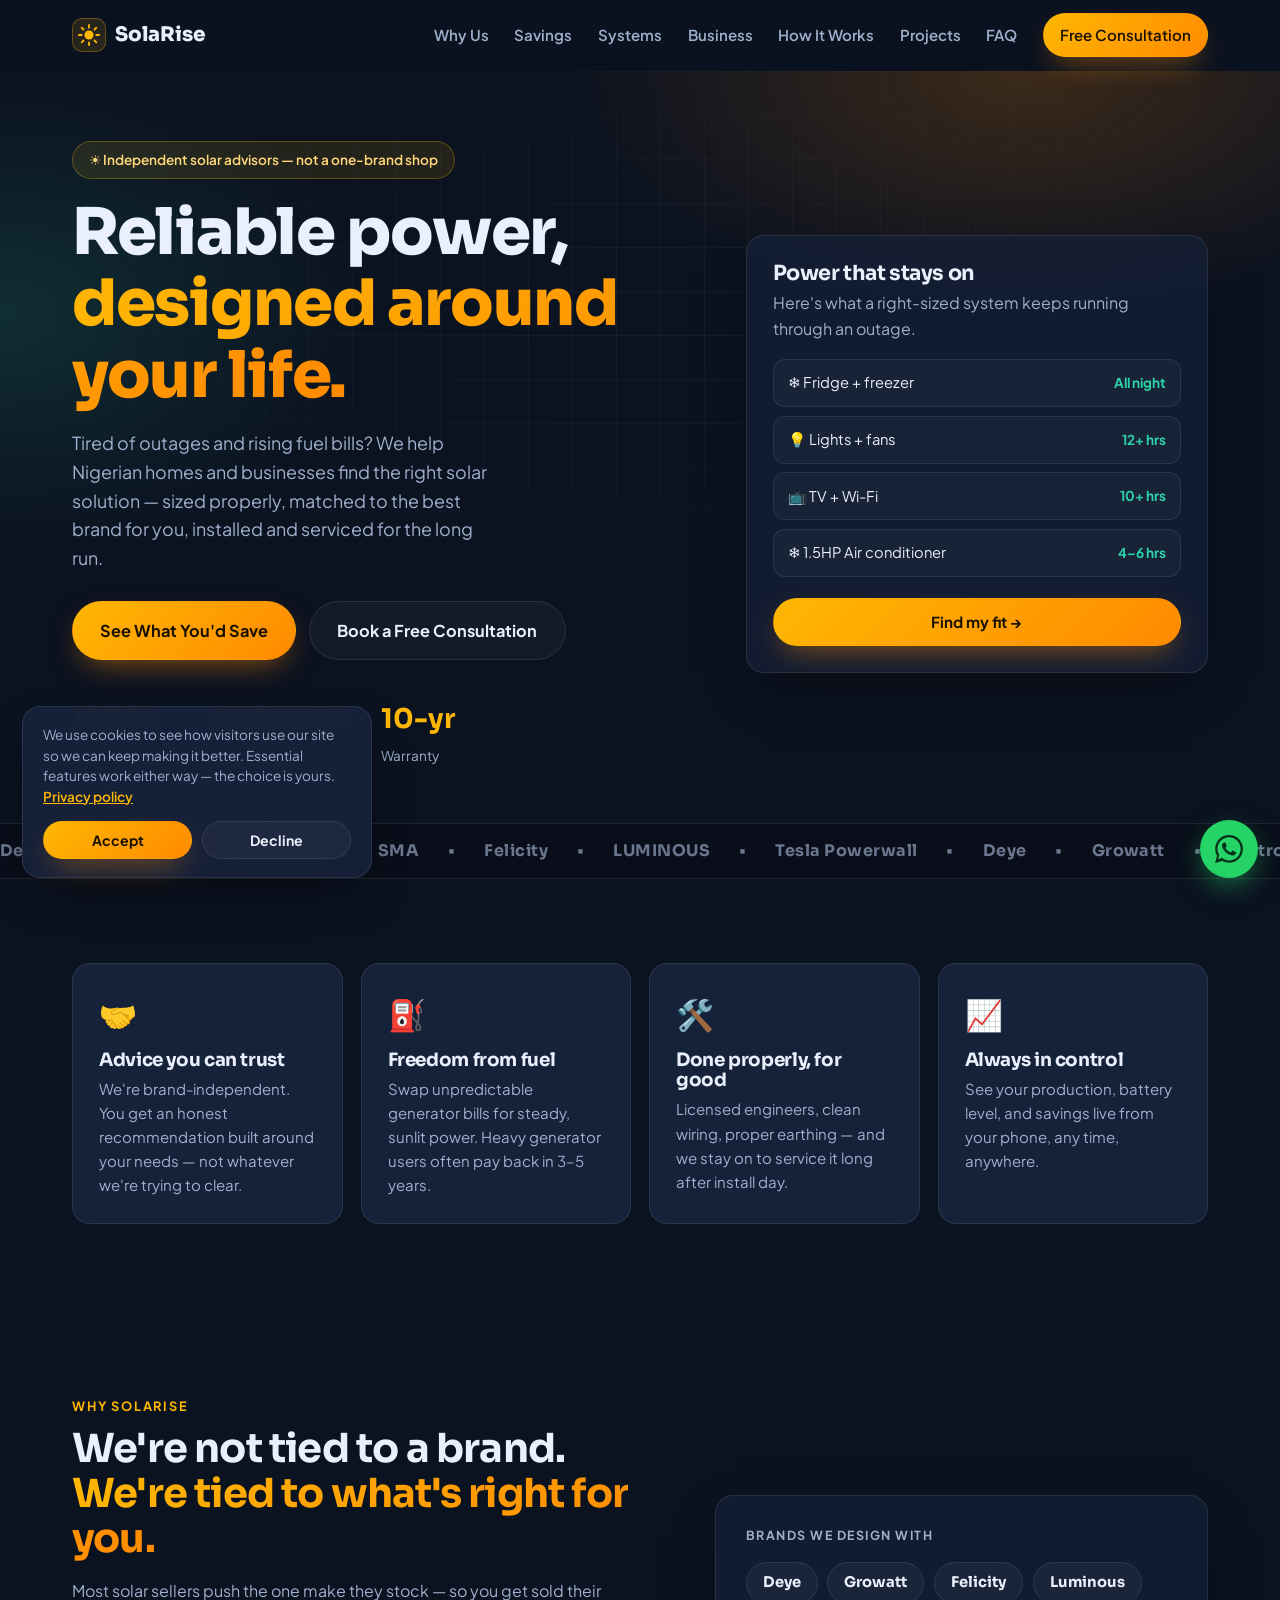
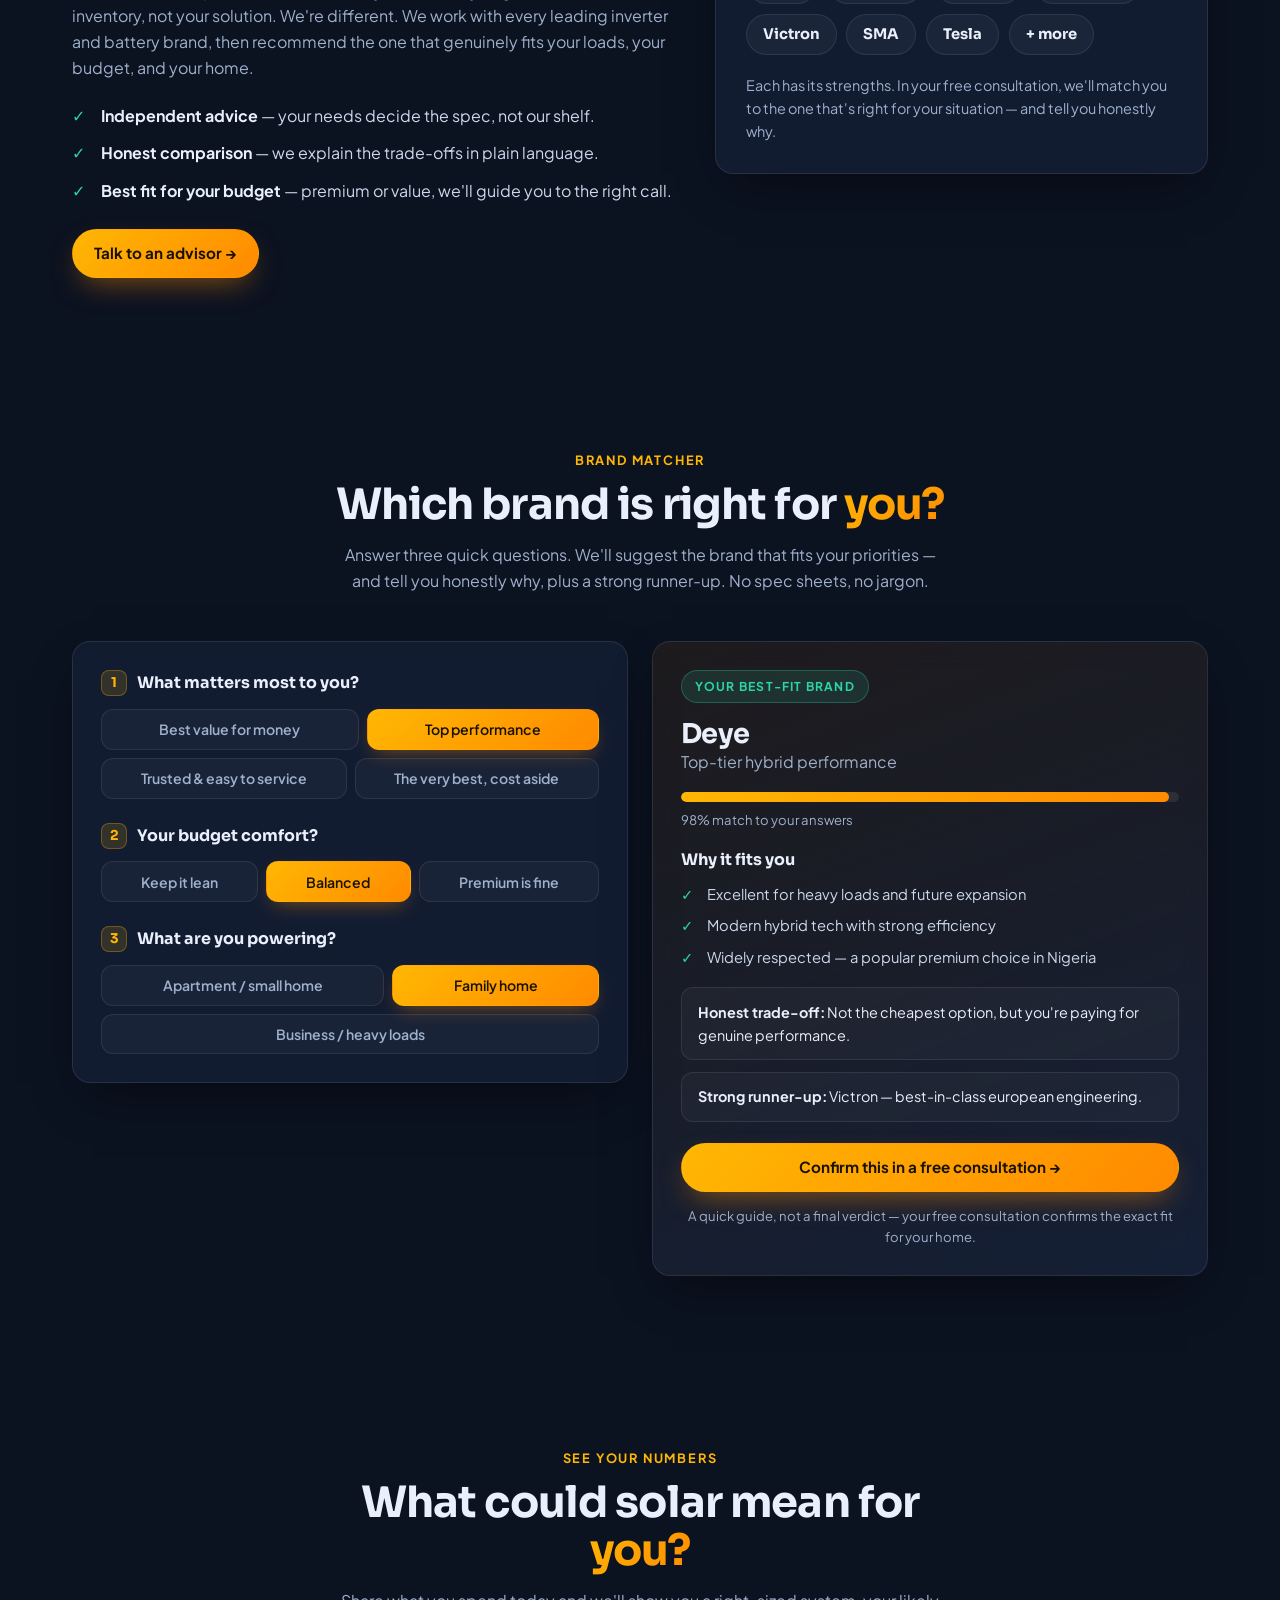
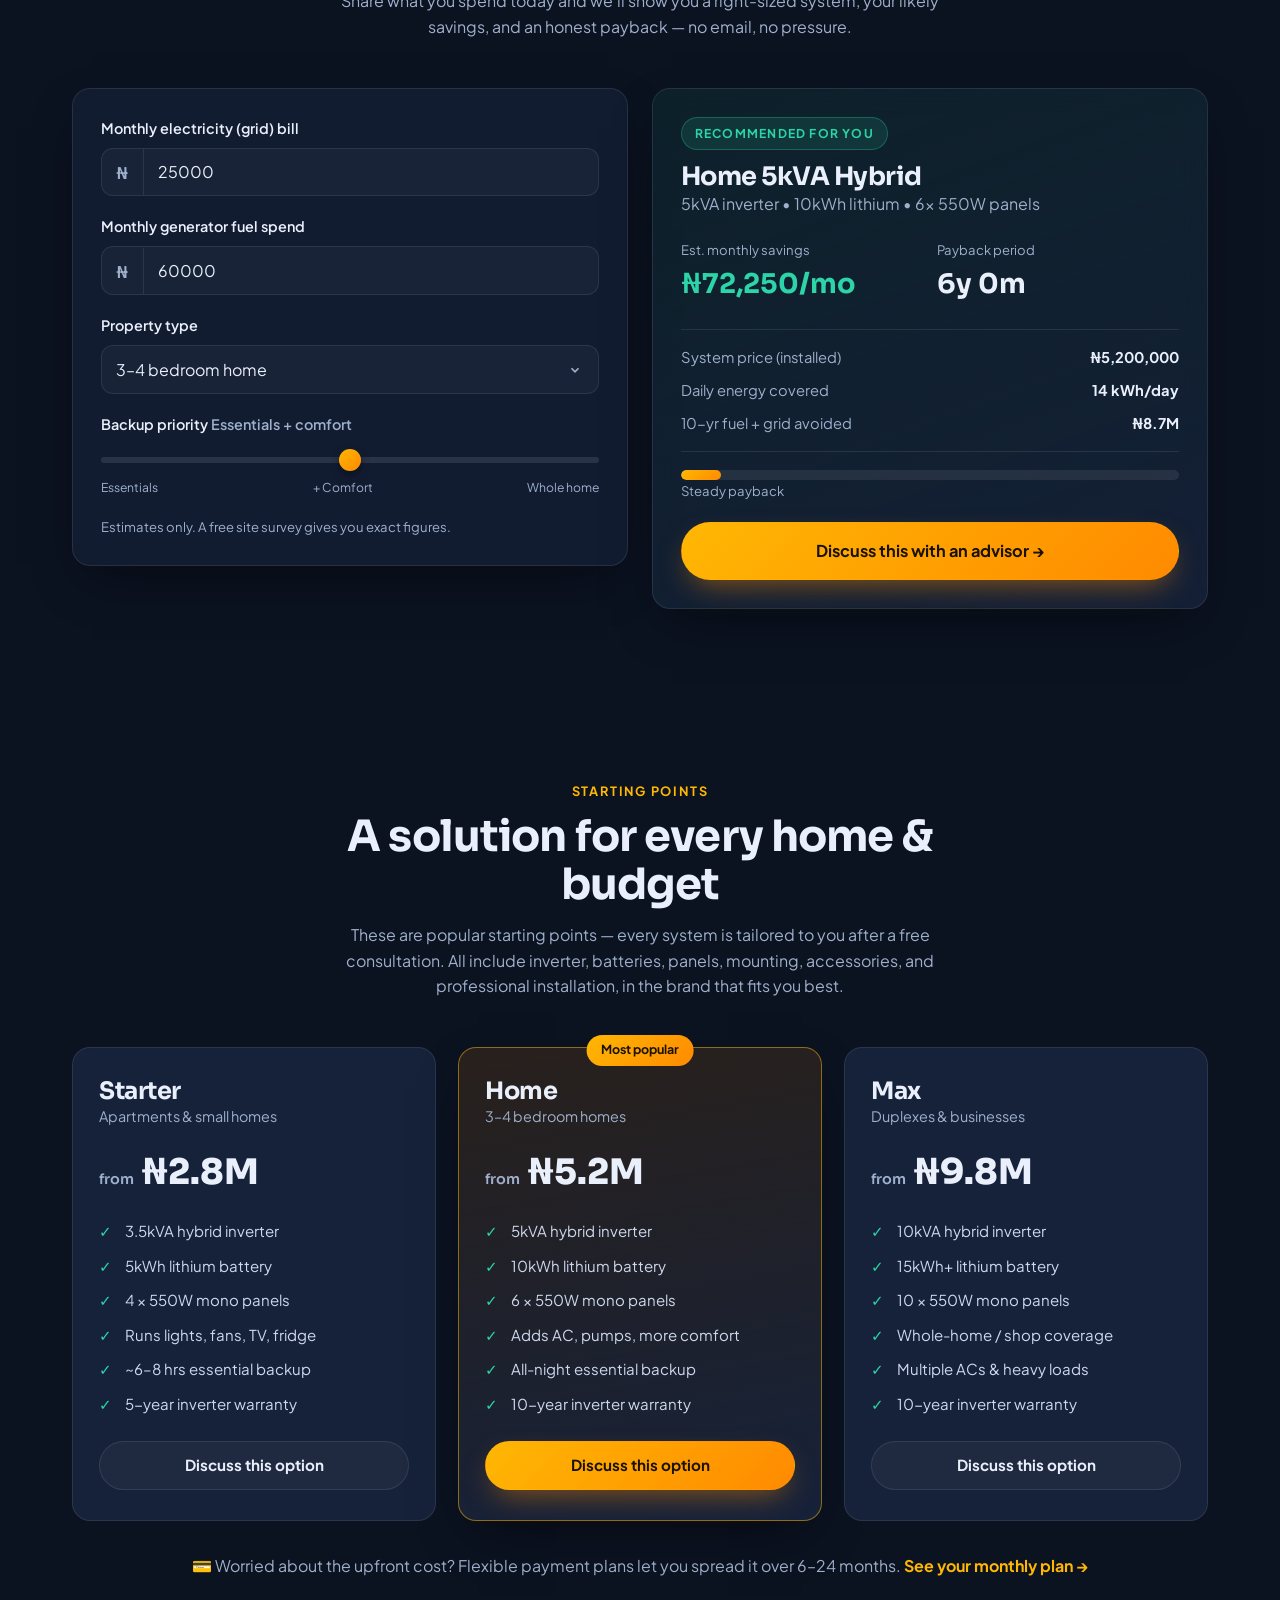
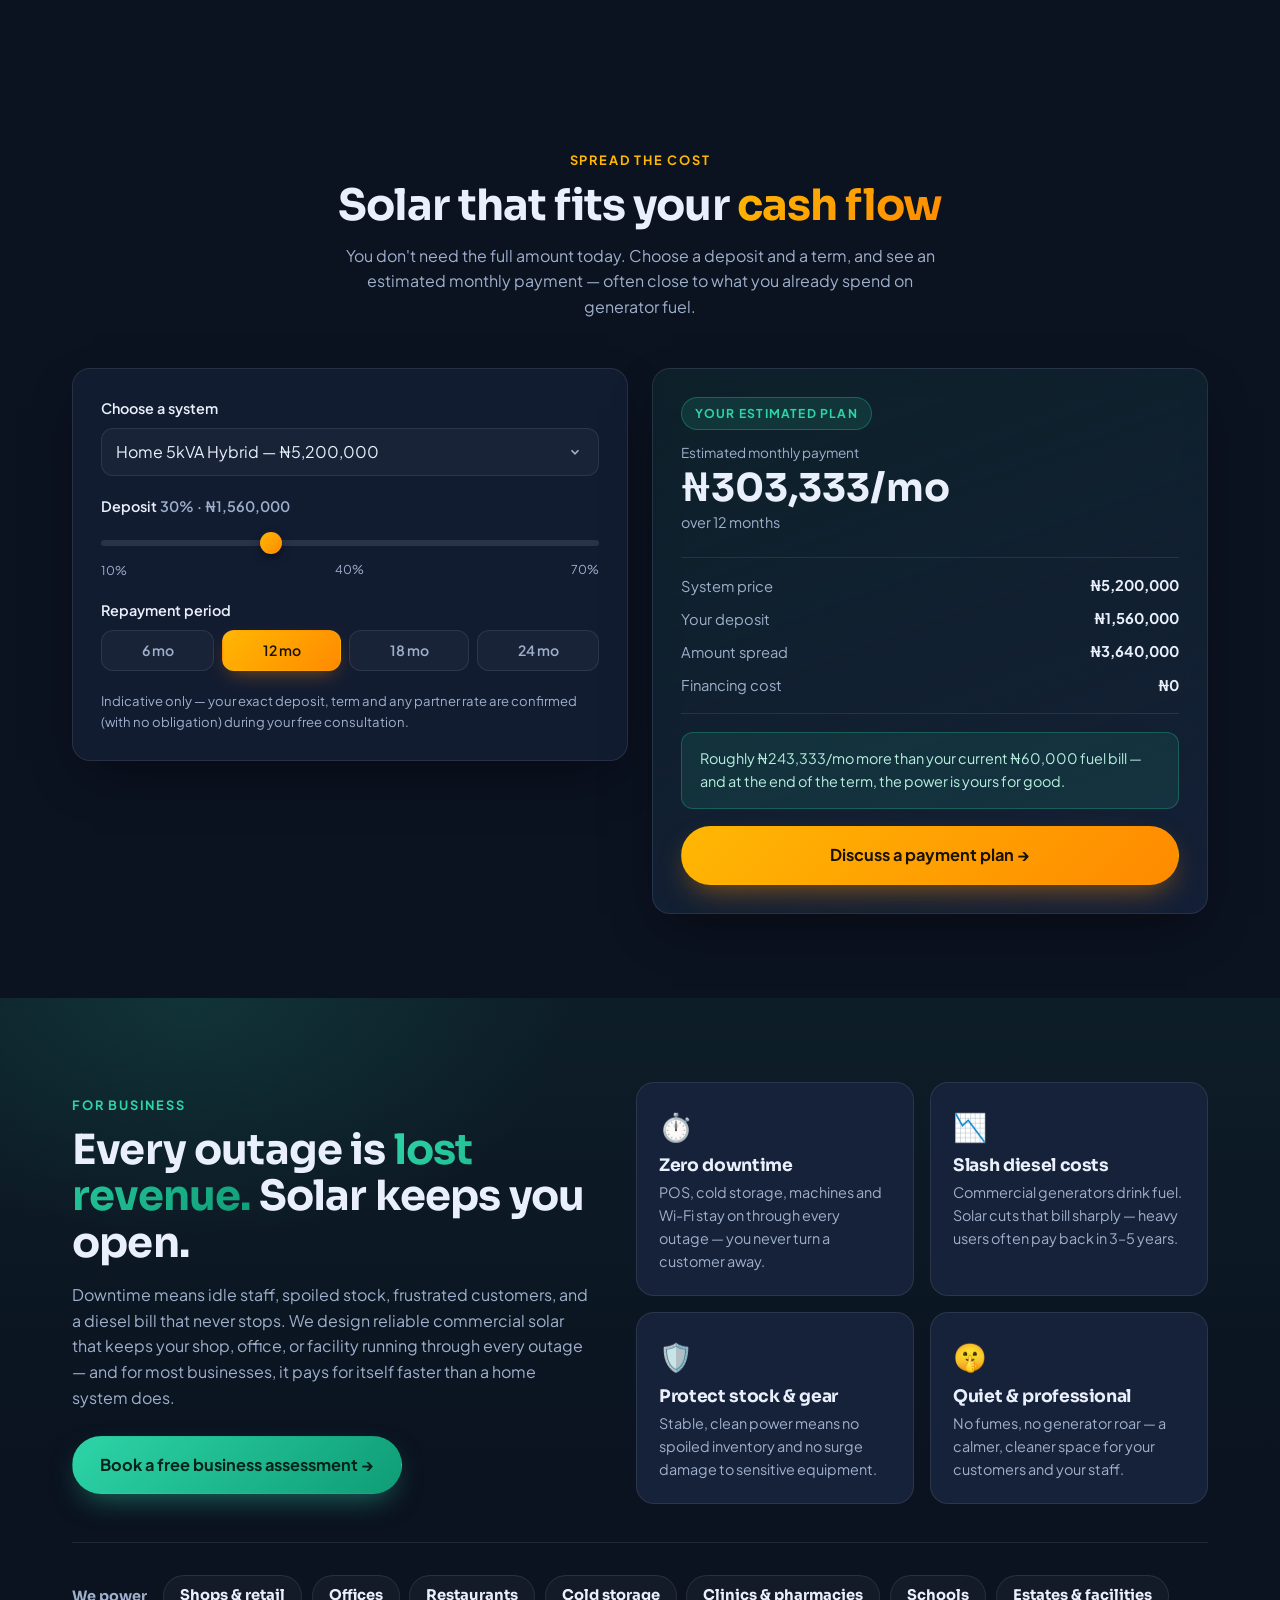
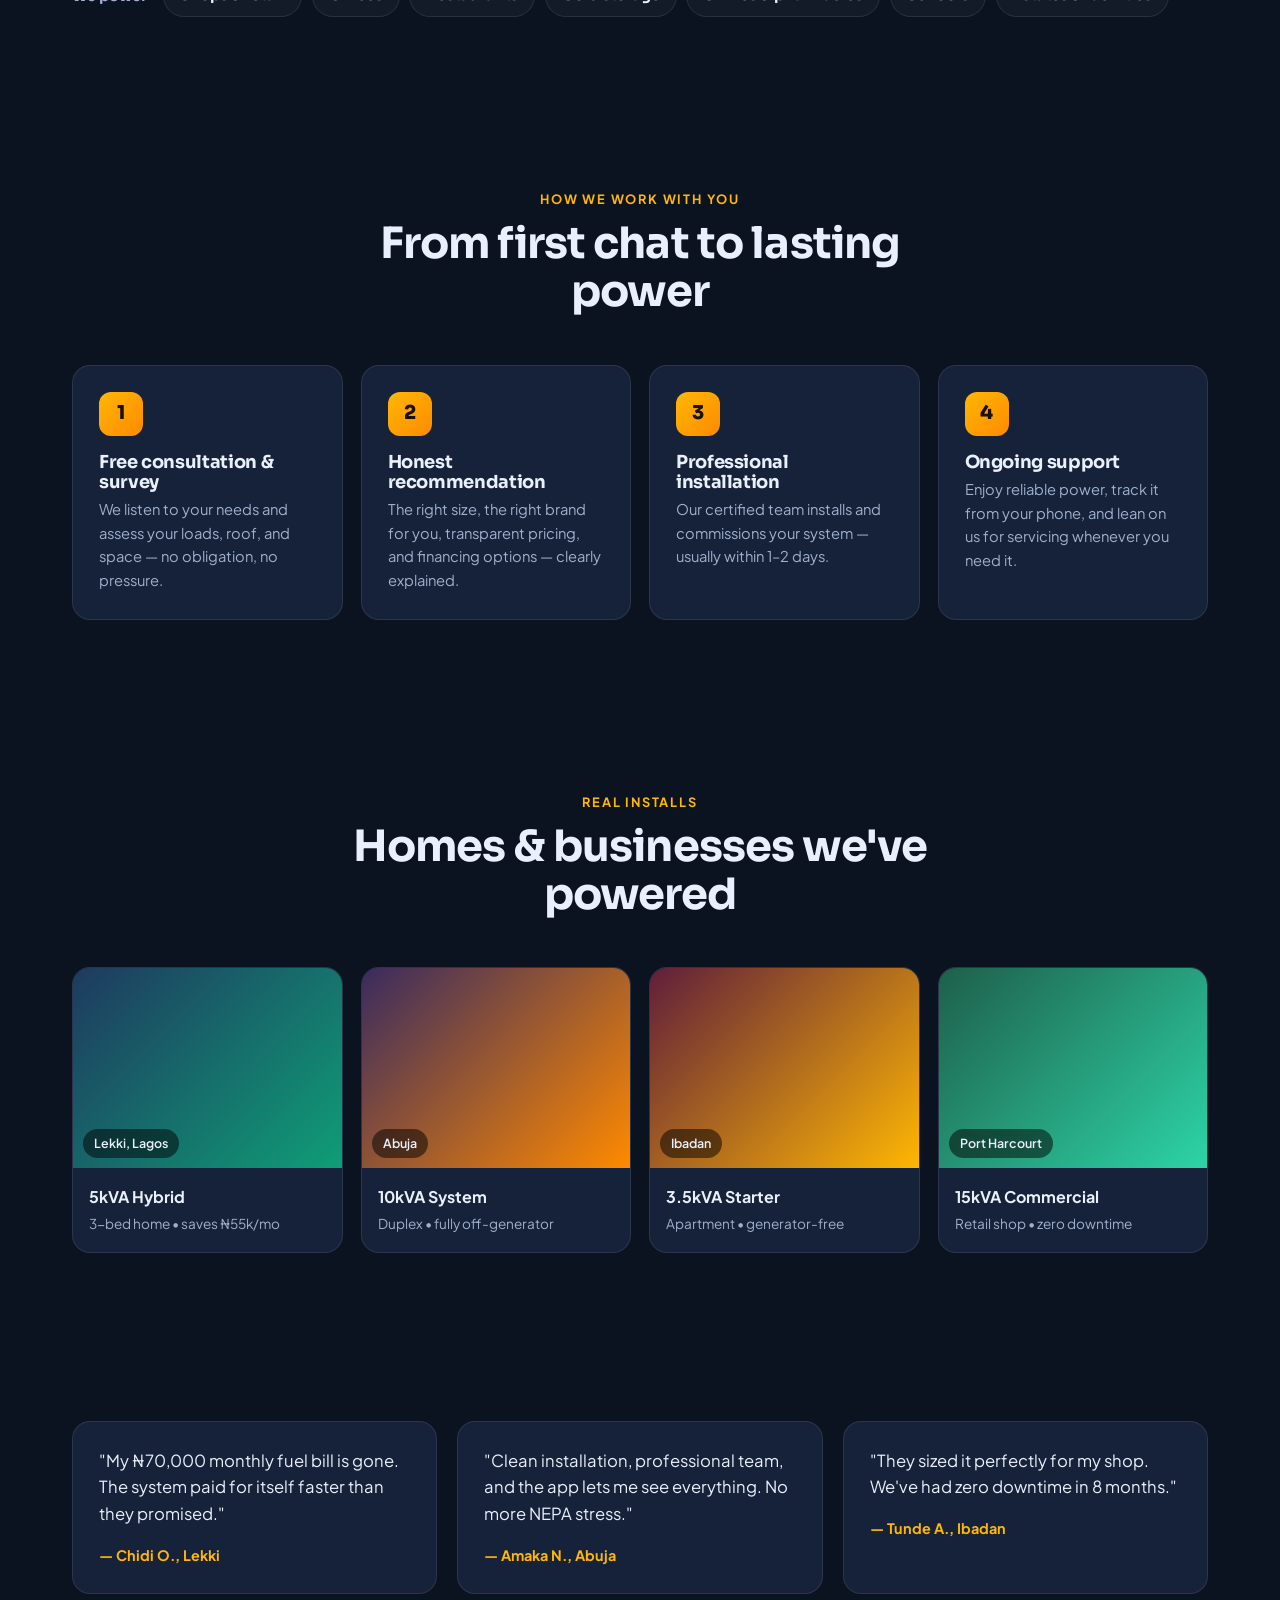
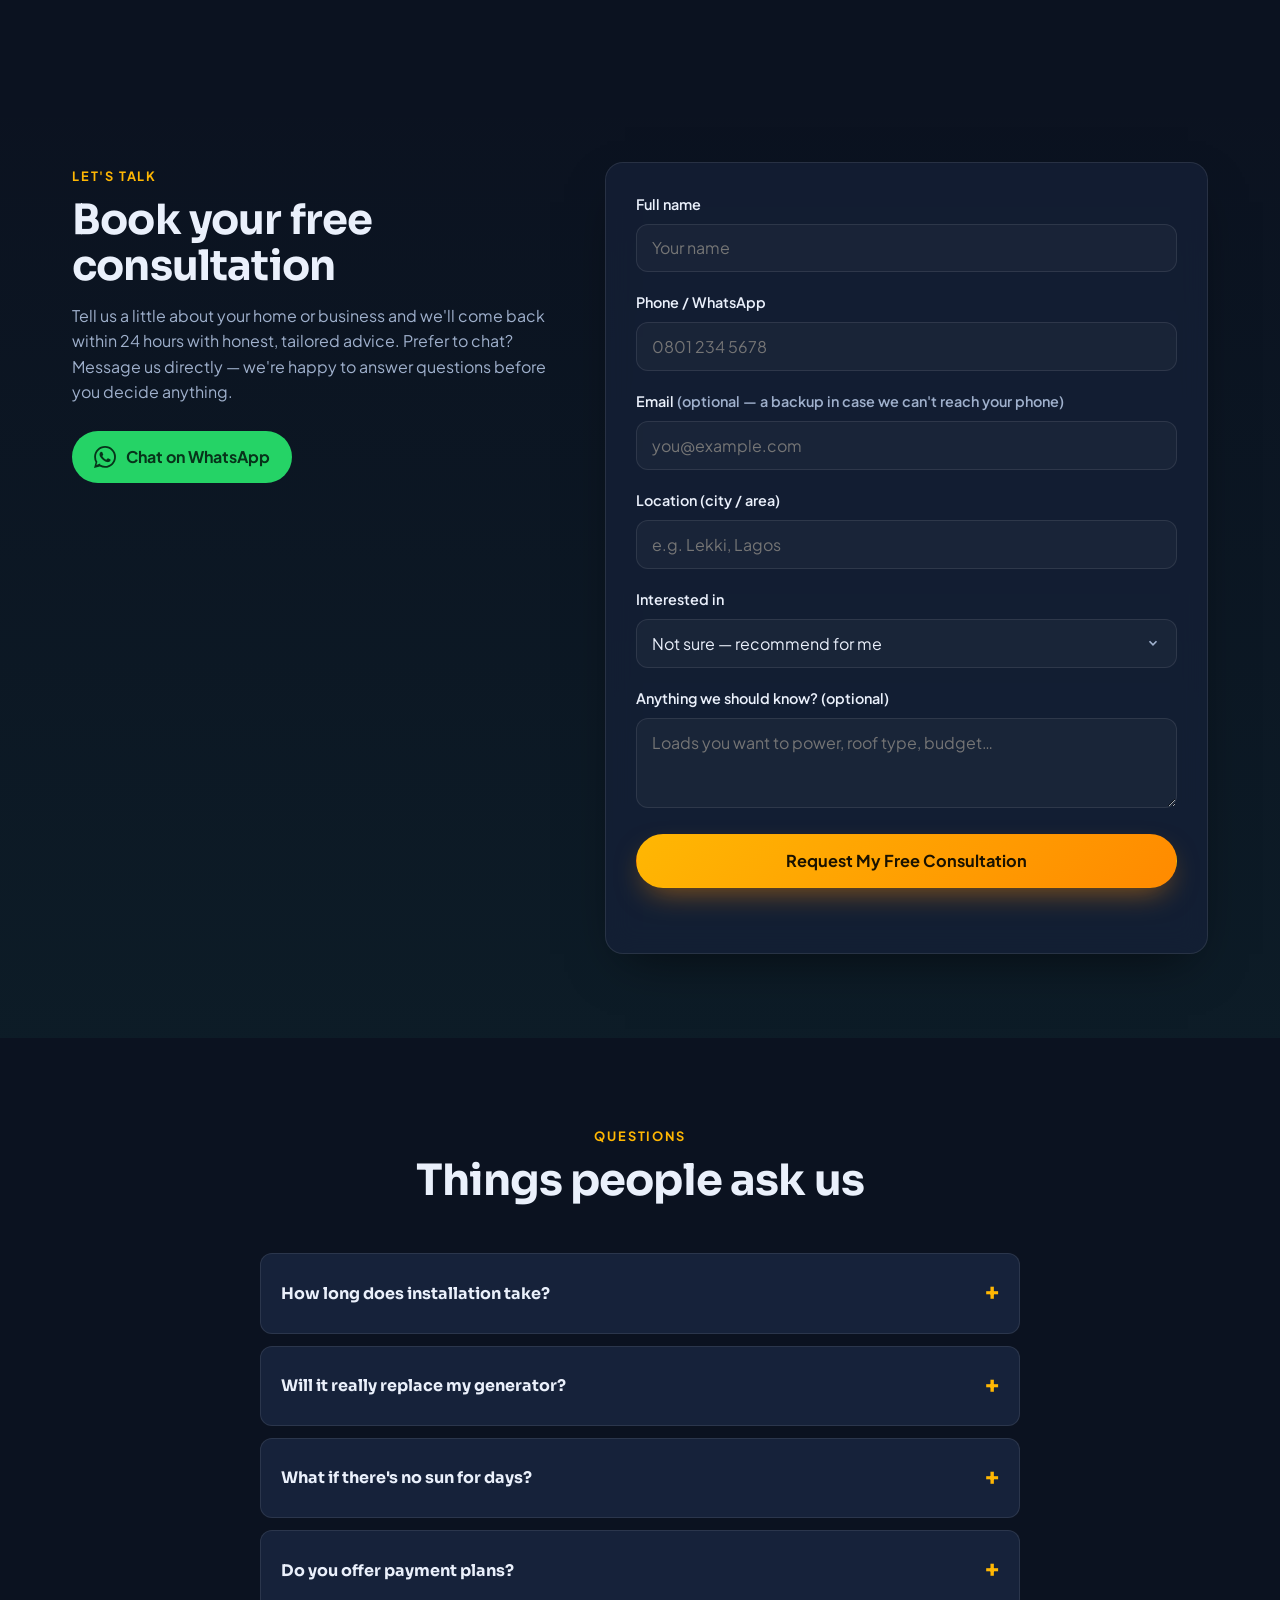
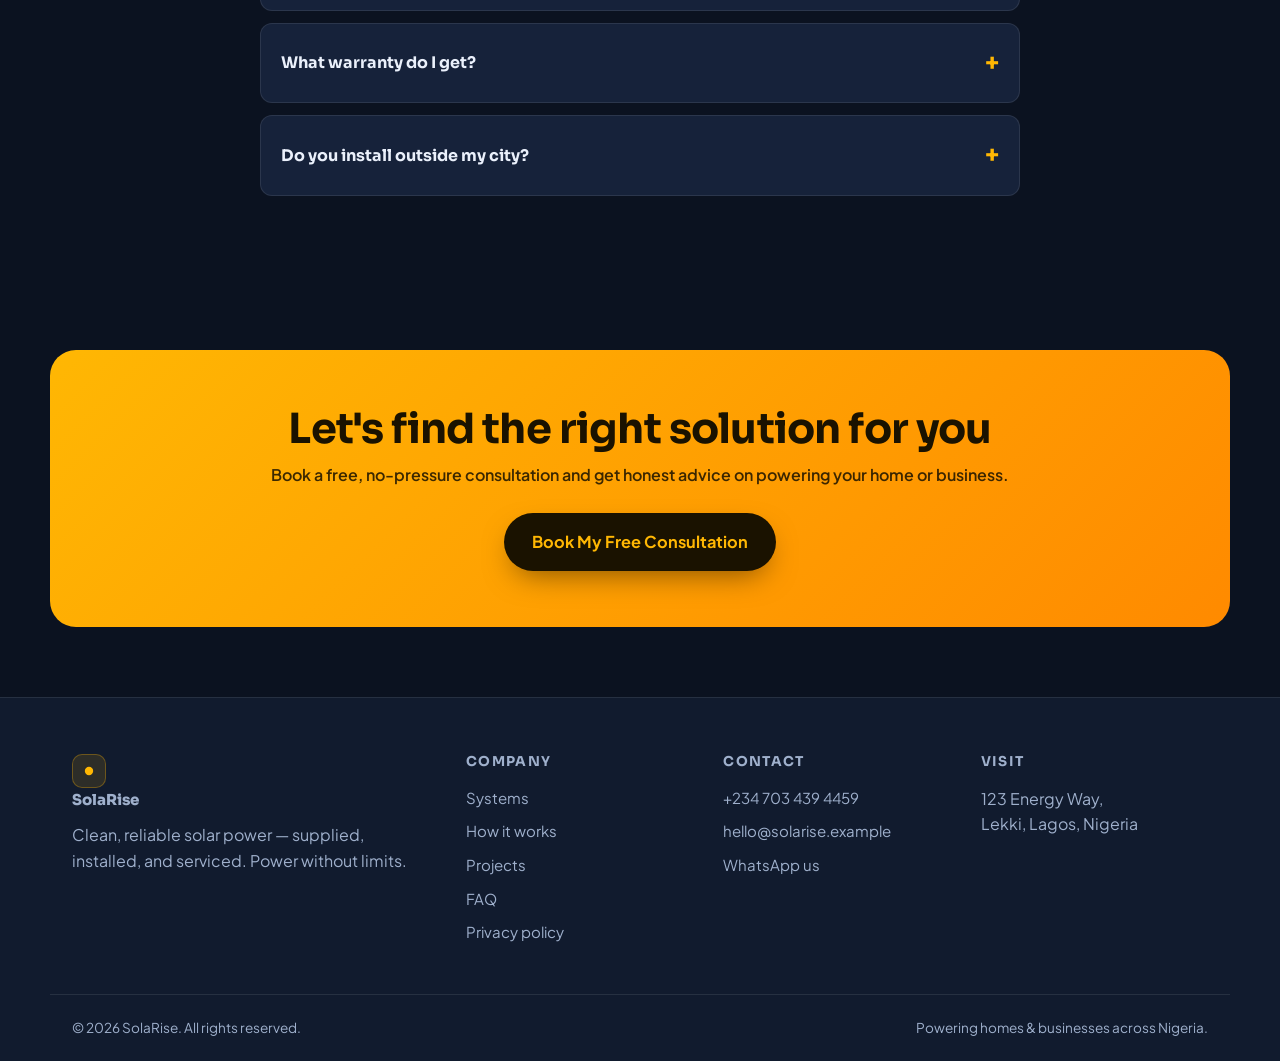
<file: index.html>
<!DOCTYPE html>
<html lang="en">
<head>
  <meta charset="UTF-8" />
  <meta name="viewport" content="width=device-width, initial-scale=1.0, viewport-fit=cover" />

  <!-- ============ SEO ============ -->
  <title>SolaRise — Solar Inverter Solutions & Installation in Nigeria</title>
  <meta name="description" content="Independent solar advisors for Nigerian homes & businesses. We match you to the right inverter brand, size it properly, install it, and service it — so you escape outages and rising fuel bills. Free consultation." />
  <meta name="author" content="SolaRise" />
  <meta name="robots" content="index, follow" />
  <meta name="theme-color" content="#0b1220" />
  <!-- Update this to your real domain once you deploy -->
  <link rel="canonical" href="https://solarisee.netlify.app/" />

  <!-- ============ FAVICON ============ -->
  <link rel="icon" href="assets/favicon.svg" type="image/svg+xml" />
  <link rel="apple-touch-icon" href="assets/favicon.svg" />

  <!-- ============ OPEN GRAPH (WhatsApp / Facebook / LinkedIn) ============ -->
  <meta property="og:type" content="website" />
  <meta property="og:site_name" content="SolaRise" />
  <meta property="og:title" content="SolaRise — Reliable Solar Power, Designed Around You" />
  <meta property="og:description" content="Escape outages and rising fuel bills. Independent solar advisors who match your home or business to the right inverter — installed and serviced. Book a free consultation." />
  <meta property="og:url" content="https://solarisee.netlify.app/" />
  <meta property="og:image" content="https://solarisee.netlify.app/assets/og-image.jpg" />
  <meta property="og:image:width" content="1200" />
  <meta property="og:image:height" content="630" />
  <meta property="og:locale" content="en_NG" />

  <!-- ============ TWITTER / X ============ -->
  <meta name="twitter:card" content="summary_large_image" />
  <meta name="twitter:title" content="SolaRise — Reliable Solar Power, Designed Around You" />
  <meta name="twitter:description" content="Independent solar advisors for Nigerian homes & businesses. The right brand, sized properly, installed and serviced." />
  <meta name="twitter:image" content="https://solarisee.netlify.app/assets/og-image.jpg" />

  <link rel="preconnect" href="https://fonts.googleapis.com" />
  <link rel="preconnect" href="https://fonts.gstatic.com" crossorigin />
  <link href="https://fonts.googleapis.com/css2?family=Plus+Jakarta+Sans:wght@400;600;700;800&family=Sora:wght@700;800&display=swap" rel="stylesheet" />
  <link rel="stylesheet" href="assets/styles.css" />

  <!-- ============ STRUCTURED DATA (Google rich results) ============ -->
  <script type="application/ld+json">
  {
    "@context": "https://schema.org",
    "@type": "LocalBusiness",
    "@id": "https://solarisee.netlify.app/#business",
    "name": "SolaRise",
    "description": "Independent solar advisors for Nigerian homes and businesses. We match you to the right inverter brand, size it properly, install it, and service it.",
    "url": "https://solarisee.netlify.app/",
    "telephone": "+2347034394459",
    "image": "https://solarisee.netlify.app/assets/og-image.jpg",
    "priceRange": "₦₦",
    "address": { "@type": "PostalAddress", "addressLocality": "Lagos", "addressCountry": "NG" },
    "areaServed": { "@type": "Country", "name": "Nigeria" }
  }
  </script>
  <script type="application/ld+json">
  {
    "@context": "https://schema.org",
    "@type": "FAQPage",
    "mainEntity": [
      { "@type": "Question", "name": "How long does installation take?",
        "acceptedAnswer": { "@type": "Answer", "text": "Most residential systems are installed and commissioned within 1–2 days after the survey and payment confirmation." } },
      { "@type": "Question", "name": "Will it really replace my generator?",
        "acceptedAnswer": { "@type": "Answer", "text": "Yes. A correctly sized hybrid system runs your home day and night, charging batteries from the sun and topping up from grid when needed — no fuel required." } },
      { "@type": "Question", "name": "What if there's no sun for days?",
        "acceptedAnswer": { "@type": "Answer", "text": "Hybrid inverters can also charge batteries from the grid, so you stay powered even during extended cloudy periods." } },
      { "@type": "Question", "name": "Do you offer payment plans?",
        "acceptedAnswer": { "@type": "Answer", "text": "Yes — we offer flexible plans from 6 to 24 months. Ask during your survey and we'll tailor one to your budget." } },
      { "@type": "Question", "name": "What warranty do I get?",
        "acceptedAnswer": { "@type": "Answer", "text": "Up to 10 years on inverters, 5–10 years on lithium batteries, and 25-year performance warranty on panels, depending on package." } },
      { "@type": "Question", "name": "Do you install outside my city?",
        "acceptedAnswer": { "@type": "Answer", "text": "We cover major cities nationwide and can arrange installs in surrounding areas. Send your location and we'll confirm." } }
    ]
  }
  </script>
</head>
<body>
  <!-- ============ NAV ============ -->
  <header class="nav" id="nav">
    <div class="container nav__inner">
      <a href="#home" class="brand">
        <span class="brand__mark" aria-hidden="true">
          <svg viewBox="0 0 24 24" width="22" height="22" fill="none"><circle cx="12" cy="12" r="5" fill="#ffb703"/><g stroke="#ffb703" stroke-width="2" stroke-linecap="round"><path d="M12 1v3M12 20v3M1 12h3M20 12h3M4 4l2 2M18 18l2 2M20 4l-2 2M6 18l-2 2"/></g></svg>
        </span>
        SolaRise
      </a>
      <nav class="nav__links" id="navLinks">
        <a href="#why">Why Us</a>
        <a href="#calculator">Savings</a>
        <a href="#systems">Systems</a>
        <a href="#business">Business</a>
        <a href="#how">How It Works</a>
        <a href="#projects">Projects</a>
        <a href="#faq">FAQ</a>
        <a href="#quote" class="btn btn--sm btn--primary">Free Consultation</a>
      </nav>
      <button class="nav__toggle" id="navToggle" aria-label="Open menu" aria-expanded="false" aria-controls="navLinks">
        <span></span><span></span><span></span>
      </button>
    </div>
  </header>

  <!-- ============ HERO ============ -->
  <section class="hero" id="home">
    <div class="hero__bg" aria-hidden="true"></div>
    <div class="container hero__inner">
      <div class="hero__copy">
        <span class="pill">☀️ Independent solar advisors — not a one-brand shop</span>
        <h1>Reliable power, <span class="grad">designed around your life.</span></h1>
        <p class="lede">Tired of outages and rising fuel bills? We help Nigerian homes and businesses find the right solar solution — sized properly, matched to the best brand for you, installed and serviced for the long run.</p>
        <div class="hero__cta">
          <a href="#calculator" class="btn btn--primary btn--lg">See What You'd Save</a>
          <a href="#quote" class="btn btn--ghost btn--lg">Book a Free Consultation</a>
        </div>
        <div class="hero__trust">
          <div><strong data-count="1200" data-suffix="+">0</strong><span>Homes powered</span></div>
          <div><strong data-count="2.4" data-suffix="M kWh" data-decimals="1">0</strong><span>Generated yearly</span></div>
          <div><strong data-count="10" data-suffix="-yr">0</strong><span>Warranty</span></div>
        </div>
      </div>
      <div class="hero__card glass">
        <h3>Power that stays on</h3>
        <p class="muted">Here's what a right-sized system keeps running through an outage.</p>
        <div class="backup">
          <div class="backup__row"><span>❄️ Fridge + freezer</span><span class="ok">All night</span></div>
          <div class="backup__row"><span>💡 Lights + fans</span><span class="ok">12+ hrs</span></div>
          <div class="backup__row"><span>📺 TV + Wi-Fi</span><span class="ok">10+ hrs</span></div>
          <div class="backup__row"><span>❄️ 1.5HP Air conditioner</span><span class="ok">4–6 hrs</span></div>
        </div>
        <a href="#calculator" class="btn btn--primary btn--block">Find my fit →</a>
      </div>
    </div>
    <div class="marquee" aria-hidden="true">
      <div class="marquee__track">
        <span>Deye</span><span>•</span><span>Growatt</span><span>•</span><span>Victron</span><span>•</span><span>SMA</span><span>•</span><span>Felicity</span><span>•</span><span>LUMINOUS</span><span>•</span><span>Tesla Powerwall</span><span>•</span>
        <span>Deye</span><span>•</span><span>Growatt</span><span>•</span><span>Victron</span><span>•</span><span>SMA</span><span>•</span><span>Felicity</span><span>•</span><span>LUMINOUS</span><span>•</span><span>Tesla Powerwall</span><span>•</span>
      </div>
    </div>
  </section>

  <!-- ============ VALUE PROPS ============ -->
  <section class="section value">
    <div class="container grid-4">
      <div class="vcard"><div class="vcard__ic">🤝</div><h3>Advice you can trust</h3><p>We're brand-independent. You get an honest recommendation built around your needs — not whatever we're trying to clear.</p></div>
      <div class="vcard"><div class="vcard__ic">⛽</div><h3>Freedom from fuel</h3><p>Swap unpredictable generator bills for steady, sunlit power. Heavy generator users often pay back in 3–5 years.</p></div>
      <div class="vcard"><div class="vcard__ic">🛠️</div><h3>Done properly, for good</h3><p>Licensed engineers, clean wiring, proper earthing — and we stay on to service it long after install day.</p></div>
      <div class="vcard"><div class="vcard__ic">📈</div><h3>Always in control</h3><p>See your production, battery level, and savings live from your phone, any time, anywhere.</p></div>
    </div>
  </section>

  <!-- ============ MULTI-BRAND WEDGE ============ -->
  <section class="section wedge" id="why">
    <div class="container wedge__inner">
      <div class="wedge__copy">
        <span class="eyebrow">Why Solarise</span>
        <h2>We're not tied to a brand. <em>We're tied to what's right for you.</em></h2>
        <p>Most solar sellers push the one make they stock — so you get sold their inventory, not your solution. We're different. We work with every leading inverter and battery brand, then recommend the one that genuinely fits your loads, your budget, and your home.</p>
        <ul class="wedge__points">
          <li><b>Independent advice</b> — your needs decide the spec, not our shelf.</li>
          <li><b>Honest comparison</b> — we explain the trade-offs in plain language.</li>
          <li><b>Best fit for your budget</b> — premium or value, we'll guide you to the right call.</li>
        </ul>
        <a href="#quote" class="btn btn--primary">Talk to an advisor →</a>
      </div>
      <div class="wedge__brands glass">
        <p class="wedge__brands-label">Brands we design with</p>
        <div class="brand-chips">
          <span class="chip">Deye</span><span class="chip">Growatt</span><span class="chip">Felicity</span>
          <span class="chip">Luminous</span><span class="chip">Victron</span><span class="chip">SMA</span>
          <span class="chip">Tesla</span><span class="chip">+ more</span>
        </div>
        <p class="wedge__brands-note">Each has its strengths. In your free consultation, we'll match you to the one that's right for your situation — and tell you honestly why.</p>
      </div>
    </div>
  </section>

  <!-- ============ BRAND MATCHER ============ -->
  <section class="section matcher" id="matcher">
    <div class="container">
      <div class="section__head">
        <span class="eyebrow">Brand Matcher</span>
        <h2>Which brand is right for <em>you?</em></h2>
        <p>Answer three quick questions. We'll suggest the brand that fits your priorities — and tell you honestly why, plus a strong runner-up. No spec sheets, no jargon.</p>
      </div>

      <div class="matcher__grid">
        <form class="matcher__form glass" id="matcherForm">
          <div class="mq">
            <p class="mq__label"><span>1</span> What matters most to you?</p>
            <div class="mq__opts" data-q="priority">
              <button type="button" data-v="value">Best value for money</button>
              <button type="button" data-v="perf" class="is-active">Top performance</button>
              <button type="button" data-v="support">Trusted &amp; easy to service</button>
              <button type="button" data-v="premium">The very best, cost aside</button>
            </div>
          </div>

          <div class="mq">
            <p class="mq__label"><span>2</span> Your budget comfort?</p>
            <div class="mq__opts" data-q="budget">
              <button type="button" data-v="tight">Keep it lean</button>
              <button type="button" data-v="balanced" class="is-active">Balanced</button>
              <button type="button" data-v="premium">Premium is fine</button>
            </div>
          </div>

          <div class="mq">
            <p class="mq__label"><span>3</span> What are you powering?</p>
            <div class="mq__opts" data-q="use">
              <button type="button" data-v="apartment">Apartment / small home</button>
              <button type="button" data-v="home" class="is-active">Family home</button>
              <button type="button" data-v="business">Business / heavy loads</button>
            </div>
          </div>
        </form>

        <div class="matcher__result glass" id="matcherResult" aria-live="polite">
          <span class="result__pill">Your best-fit brand</span>
          <h3 id="mBrand">—</h3>
          <p class="muted" id="mTagline">—</p>

          <div class="match__meter"><div class="match__fill" id="mFill"></div></div>
          <p class="small muted" id="mMatchLabel">Match strength</p>

          <p class="match__why-h">Why it fits you</p>
          <ul class="match__why" id="mWhy"></ul>

          <div class="match__trade"><b>Honest trade-off:</b> <span id="mTrade">—</span></div>
          <div class="match__runner"><b>Strong runner-up:</b> <span id="mRunner">—</span></div>

          <a href="#quote" class="btn btn--primary btn--block" id="mCta">Confirm this in a free consultation →</a>
          <p class="small muted match__disc">A quick guide, not a final verdict — your free consultation confirms the exact fit for your home.</p>
        </div>
      </div>
    </div>
  </section>

  <!-- ============ CALCULATOR ============ -->
  <section class="section calc" id="calculator">
    <div class="container">
      <div class="section__head">
        <span class="eyebrow">See Your Numbers</span>
        <h2>What could solar mean for <em>you?</em></h2>
        <p>Share what you spend today and we'll show you a right-sized system, your likely savings, and an honest payback — no email, no pressure.</p>
      </div>

      <div class="calc__grid">
        <form class="calc__form glass" id="calcForm" novalidate>
          <div class="field">
            <label for="gridBill">Monthly electricity (grid) bill</label>
            <div class="input-money"><span>₦</span><input type="number" id="gridBill" inputmode="numeric" min="0" placeholder="25,000" value="25000" /></div>
          </div>
          <div class="field">
            <label for="fuelSpend">Monthly generator fuel spend</label>
            <div class="input-money"><span>₦</span><input type="number" id="fuelSpend" inputmode="numeric" min="0" placeholder="60,000" value="60000" /></div>
          </div>
          <div class="field">
            <label for="propType">Property type</label>
            <select id="propType">
              <option value="apartment">Apartment / Small home</option>
              <option value="house" selected>3–4 bedroom home</option>
              <option value="large">Large home / Duplex</option>
              <option value="business">Shop / Small business</option>
            </select>
          </div>
          <div class="field">
            <label for="backup">Backup priority <span class="muted" id="backupVal">Essentials + comfort</span></label>
            <input type="range" id="backup" min="1" max="3" value="2" step="1" />
            <div class="range-labels"><span>Essentials</span><span>+ Comfort</span><span>Whole home</span></div>
          </div>
          <p class="calc__note">Estimates only. A free site survey gives you exact figures.</p>
        </form>

        <div class="calc__result glass" id="calcResult" aria-live="polite">
          <div class="result__pill">Recommended for you</div>
          <h3 id="resName">Home 5kVA Hybrid</h3>
          <p class="muted" id="resSpec">5kVA inverter • 10kWh lithium • 6× 550W panels</p>

          <div class="result__big">
            <div>
              <span class="label">Est. monthly savings</span>
              <strong class="save" id="resSavings">₦0</strong>
            </div>
            <div>
              <span class="label">Payback period</span>
              <strong id="resPayback">—</strong>
            </div>
          </div>

          <div class="result__rows">
            <div><span>System price (installed)</span><b id="resPrice">₦0</b></div>
            <div><span>Daily energy covered</span><b id="resEnergy">0 kWh</b></div>
            <div><span>10-yr fuel + grid avoided</span><b id="resLifetime">₦0</b></div>
          </div>

          <div class="result__bar"><div class="result__fill" id="resBar"></div></div>
          <p class="muted small" id="resBarLabel">Payback timeline</p>

          <a href="#quote" class="btn btn--primary btn--block btn--lg" id="resCta">Discuss this with an advisor →</a>
        </div>
      </div>
    </div>
  </section>

  <!-- ============ SYSTEMS / PRODUCTS ============ -->
  <section class="section systems" id="systems">
    <div class="container">
      <div class="section__head">
        <span class="eyebrow">Starting Points</span>
        <h2>A solution for every home & budget</h2>
        <p>These are popular starting points — every system is tailored to you after a free consultation. All include inverter, batteries, panels, mounting, accessories, and professional installation, in the brand that fits you best.</p>
      </div>

      <div class="plans">
        <article class="plan">
          <h3>Starter</h3>
          <p class="plan__for">Apartments & small homes</p>
          <div class="plan__price"><span>from</span> ₦2.8M</div>
          <ul>
            <li>3.5kVA hybrid inverter</li>
            <li>5kWh lithium battery</li>
            <li>4 × 550W mono panels</li>
            <li>Runs lights, fans, TV, fridge</li>
            <li>~6–8 hrs essential backup</li>
            <li>5-year inverter warranty</li>
          </ul>
          <a href="#quote" class="btn btn--ghost btn--block">Discuss this option</a>
        </article>

        <article class="plan plan--featured">
          <span class="plan__tag">Most popular</span>
          <h3>Home</h3>
          <p class="plan__for">3–4 bedroom homes</p>
          <div class="plan__price"><span>from</span> ₦5.2M</div>
          <ul>
            <li>5kVA hybrid inverter</li>
            <li>10kWh lithium battery</li>
            <li>6 × 550W mono panels</li>
            <li>Adds AC, pumps, more comfort</li>
            <li>All-night essential backup</li>
            <li>10-year inverter warranty</li>
          </ul>
          <a href="#quote" class="btn btn--primary btn--block">Discuss this option</a>
        </article>

        <article class="plan">
          <h3>Max</h3>
          <p class="plan__for">Duplexes & businesses</p>
          <div class="plan__price"><span>from</span> ₦9.8M</div>
          <ul>
            <li>10kVA hybrid inverter</li>
            <li>15kWh+ lithium battery</li>
            <li>10 × 550W mono panels</li>
            <li>Whole-home / shop coverage</li>
            <li>Multiple ACs & heavy loads</li>
            <li>10-year inverter warranty</li>
          </ul>
          <a href="#quote" class="btn btn--ghost btn--block">Discuss this option</a>
        </article>
      </div>
      <p class="systems__finance">💳 Worried about the upfront cost? Flexible payment plans let you spread it over 6–24 months. <a href="#financing">See your monthly plan →</a></p>
    </div>
  </section>

  <!-- ============ FINANCING ============ -->
  <section class="section financing" id="financing">
    <div class="container">
      <div class="section__head">
        <span class="eyebrow">Spread The Cost</span>
        <h2>Solar that fits your <em>cash flow</em></h2>
        <p>You don't need the full amount today. Choose a deposit and a term, and see an estimated monthly payment — often close to what you already spend on generator fuel.</p>
      </div>

      <div class="fin__grid">
        <form class="fin__form glass" id="finForm">
          <div class="field">
            <label for="finSystem">Choose a system</label>
            <select id="finSystem"></select>
          </div>

          <div class="field">
            <label for="finDown">Deposit <span class="muted" id="finDownVal">30% · ₦0</span></label>
            <input type="range" id="finDown" min="10" max="70" value="30" step="5" />
            <div class="range-labels"><span>10%</span><span>40%</span><span>70%</span></div>
          </div>

          <div class="field">
            <label>Repayment period</label>
            <div class="mq__opts" id="finTenure" data-q="tenure">
              <button type="button" data-v="6">6 mo</button>
              <button type="button" data-v="12" class="is-active">12 mo</button>
              <button type="button" data-v="18">18 mo</button>
              <button type="button" data-v="24">24 mo</button>
            </div>
          </div>

          <p class="calc__note">Indicative only — your exact deposit, term and any partner rate are confirmed (with no obligation) during your free consultation.</p>
        </form>

        <div class="fin__result glass" id="finResult" aria-live="polite">
          <div class="result__pill">Your estimated plan</div>
          <div class="fin__big">
            <span class="label">Estimated monthly payment</span>
            <strong class="save" id="finMonthly">₦0</strong>
            <span class="muted" id="finTerm">over 12 months</span>
          </div>

          <div class="result__rows">
            <div><span>System price</span><b id="finPrice">₦0</b></div>
            <div><span>Your deposit</span><b id="finDeposit">₦0</b></div>
            <div><span>Amount spread</span><b id="finSpread">₦0</b></div>
            <div id="finInterestRow" hidden><span>Financing cost</span><b id="finInterest">₦0</b></div>
          </div>

          <div class="fin__compare" id="finCompare">Many customers find this is close to their current generator-fuel bill.</div>

          <a href="#quote" class="btn btn--primary btn--block btn--lg">Discuss a payment plan →</a>
        </div>
      </div>
    </div>
  </section>

  <!-- ============ FOR BUSINESS ============ -->
  <section class="section business" id="business">
    <div class="container">
      <div class="business__inner">
        <div class="business__copy">
          <span class="eyebrow eyebrow--teal">For Business</span>
          <h2>Every outage is <em>lost revenue.</em> Solar keeps you open.</h2>
          <p>Downtime means idle staff, spoiled stock, frustrated customers, and a diesel bill that never stops. We design reliable commercial solar that keeps your shop, office, or facility running through every outage — and for most businesses, it pays for itself faster than a home system does.</p>
          <a href="#quote" class="btn btn--teal btn--lg" id="bizCta">Book a free business assessment →</a>
        </div>
        <div class="business__cards">
          <div class="bizcard"><div class="bizcard__ic">⏱️</div><h3>Zero downtime</h3><p>POS, cold storage, machines and Wi-Fi stay on through every outage — you never turn a customer away.</p></div>
          <div class="bizcard"><div class="bizcard__ic">📉</div><h3>Slash diesel costs</h3><p>Commercial generators drink fuel. Solar cuts that bill sharply — heavy users often pay back in 3–5 years.</p></div>
          <div class="bizcard"><div class="bizcard__ic">🛡️</div><h3>Protect stock &amp; gear</h3><p>Stable, clean power means no spoiled inventory and no surge damage to sensitive equipment.</p></div>
          <div class="bizcard"><div class="bizcard__ic">🤫</div><h3>Quiet &amp; professional</h3><p>No fumes, no generator roar — a calmer, cleaner space for your customers and your staff.</p></div>
        </div>
      </div>
      <div class="business__types">
        <span class="business__types-label">We power</span>
        <div class="brand-chips">
          <span class="chip">Shops &amp; retail</span><span class="chip">Offices</span><span class="chip">Restaurants</span>
          <span class="chip">Cold storage</span><span class="chip">Clinics &amp; pharmacies</span><span class="chip">Schools</span>
          <span class="chip">Estates &amp; facilities</span>
        </div>
      </div>
    </div>
  </section>

  <!-- ============ HOW IT WORKS ============ -->
  <section class="section how" id="how">
    <div class="container">
      <div class="section__head">
        <span class="eyebrow">How We Work With You</span>
        <h2>From first chat to lasting power</h2>
      </div>
      <div class="steps">
        <div class="step"><span class="step__n">1</span><h3>Free consultation & survey</h3><p>We listen to your needs and assess your loads, roof, and space — no obligation, no pressure.</p></div>
        <div class="step"><span class="step__n">2</span><h3>Honest recommendation</h3><p>The right size, the right brand for you, transparent pricing, and financing options — clearly explained.</p></div>
        <div class="step"><span class="step__n">3</span><h3>Professional installation</h3><p>Our certified team installs and commissions your system — usually within 1–2 days.</p></div>
        <div class="step"><span class="step__n">4</span><h3>Ongoing support</h3><p>Enjoy reliable power, track it from your phone, and lean on us for servicing whenever you need it.</p></div>
      </div>
    </div>
  </section>

  <!-- ============ PROJECTS ============ -->
  <section class="section projects" id="projects">
    <div class="container">
      <div class="section__head">
        <span class="eyebrow">Real Installs</span>
        <h2>Homes & businesses we've powered</h2>
      </div>
      <div class="proj-grid">
        <figure class="proj"><div class="proj__img" data-label="Lekki, Lagos"></div><figcaption><b>5kVA Hybrid</b><span>3-bed home • saves ₦55k/mo</span></figcaption></figure>
        <figure class="proj"><div class="proj__img proj__img--2" data-label="Abuja"></div><figcaption><b>10kVA System</b><span>Duplex • fully off-generator</span></figcaption></figure>
        <figure class="proj"><div class="proj__img proj__img--3" data-label="Ibadan"></div><figcaption><b>3.5kVA Starter</b><span>Apartment • generator-free</span></figcaption></figure>
        <figure class="proj"><div class="proj__img proj__img--4" data-label="Port Harcourt"></div><figcaption><b>15kVA Commercial</b><span>Retail shop • zero downtime</span></figcaption></figure>
      </div>
    </div>
  </section>

  <!-- ============ TESTIMONIALS ============ -->
  <section class="section testi">
    <div class="container">
      <div class="testi__grid">
        <blockquote><p>"My ₦70,000 monthly fuel bill is gone. The system paid for itself faster than they promised."</p><footer>— Chidi O., Lekki</footer></blockquote>
        <blockquote><p>"Clean installation, professional team, and the app lets me see everything. No more NEPA stress."</p><footer>— Amaka N., Abuja</footer></blockquote>
        <blockquote><p>"They sized it perfectly for my shop. We've had zero downtime in 8 months."</p><footer>— Tunde A., Ibadan</footer></blockquote>
      </div>
    </div>
  </section>

  <!-- ============ QUOTE / LEAD FORM ============ -->
  <section class="section quote" id="quote">
    <div class="container quote__inner">
      <div class="quote__copy">
        <span class="eyebrow">Let's Talk</span>
        <h2>Book your free consultation</h2>
        <p>Tell us a little about your home or business and we'll come back within 24 hours with honest, tailored advice. Prefer to chat? Message us directly — we're happy to answer questions before you decide anything.</p>
        <a class="wa" id="waLink" href="#" target="_blank" rel="noopener">
          <svg viewBox="0 0 24 24" width="22" height="22" fill="currentColor"><path d="M.057 24l1.687-6.163a11.867 11.867 0 01-1.587-5.945C.16 5.335 5.495 0 12.05 0a11.82 11.82 0 018.413 3.488 11.82 11.82 0 013.48 8.414c-.003 6.557-5.338 11.892-11.893 11.892a11.9 11.9 0 01-5.688-1.448L.057 24zm6.597-3.807c1.676.995 3.276 1.591 5.392 1.592 5.448 0 9.886-4.434 9.889-9.885.002-5.462-4.415-9.89-9.881-9.892-5.452 0-9.887 4.434-9.889 9.884a9.86 9.86 0 001.515 5.26l-.999 3.648 3.984-1.607zm11.387-5.464c-.074-.124-.272-.198-.57-.347-.297-.149-1.758-.868-2.031-.967-.272-.099-.47-.149-.669.149-.198.297-.768.967-.941 1.165-.173.198-.347.223-.644.074-.297-.149-1.255-.462-2.39-1.475-.883-.788-1.48-1.761-1.653-2.059-.173-.297-.018-.458.13-.606.134-.133.297-.347.446-.521.151-.172.2-.296.3-.495.099-.198.05-.372-.025-.521-.075-.148-.669-1.611-.916-2.206-.242-.579-.487-.501-.669-.51l-.57-.01c-.198 0-.52.074-.792.372s-1.04 1.016-1.04 2.479 1.065 2.876 1.213 3.074c.149.198 2.095 3.2 5.076 4.487.709.306 1.263.489 1.694.626.712.226 1.36.194 1.872.118.571-.085 1.758-.719 2.006-1.413.248-.695.248-1.29.173-1.414z"/></svg>
          Chat on WhatsApp
        </a>
      </div>

      <form class="quote__form glass" id="quoteForm">
        <div class="field"><label for="qName">Full name</label><input type="text" id="qName" required placeholder="Your name" /></div>
        <div class="field"><label for="qPhone">Phone / WhatsApp</label><input type="tel" id="qPhone" required inputmode="tel" autocomplete="tel" placeholder="0801 234 5678" /></div>
        <div class="field"><label for="qEmail">Email <span class="muted">(optional — a backup in case we can't reach your phone)</span></label><input type="email" id="qEmail" inputmode="email" autocomplete="email" placeholder="you@example.com" /></div>
        <div class="field"><label for="qLocation">Location (city / area)</label><input type="text" id="qLocation" required placeholder="e.g. Lekki, Lagos" /></div>
        <div class="field"><label for="qSystem">Interested in</label>
          <select id="qSystem">
            <option>Not sure — recommend for me</option>
            <option>Starter (3.5kVA)</option>
            <option>Home (5kVA)</option>
            <option>Max (10kVA)</option>
            <option>Commercial / Business</option>
          </select>
        </div>
        <div class="field"><label for="qMsg">Anything we should know? (optional)</label><textarea id="qMsg" rows="3" placeholder="Loads you want to power, roof type, budget…"></textarea></div>
        <div class="hp" aria-hidden="true"><label for="qCompany">Company (leave blank)</label><input type="text" id="qCompany" name="_gotcha" tabindex="-1" autocomplete="off" /></div>
        <button type="submit" class="btn btn--primary btn--block btn--lg">Request My Free Consultation</button>
        <p class="form__status" id="formStatus" role="status"></p>
      </form>
    </div>
  </section>

  <!-- ============ FAQ ============ -->
  <section class="section faq" id="faq">
    <div class="container">
      <div class="section__head"><span class="eyebrow">Questions</span><h2>Things people ask us</h2></div>
      <div class="acc">
        <details><summary>How long does installation take?</summary><p>Most residential systems are installed and commissioned within 1–2 days after the survey and payment confirmation.</p></details>
        <details><summary>Will it really replace my generator?</summary><p>Yes. A correctly sized hybrid system runs your home day and night, charging batteries from the sun and topping up from grid when needed — no fuel required.</p></details>
        <details><summary>What if there's no sun for days?</summary><p>Hybrid inverters can also charge batteries from the grid, so you stay powered even during extended cloudy periods.</p></details>
        <details><summary>Do you offer payment plans?</summary><p>Yes — we offer flexible plans from 6 to 24 months. Ask during your survey and we'll tailor one to your budget.</p></details>
        <details><summary>What warranty do I get?</summary><p>Up to 10 years on inverters, 5–10 years on lithium batteries, and 25-year performance warranty on panels, depending on package.</p></details>
        <details><summary>Do you install outside my city?</summary><p>We cover major cities nationwide and can arrange installs in surrounding areas. Send your location and we'll confirm.</p></details>
      </div>
    </div>
  </section>

  <!-- ============ CTA BANNER ============ -->
  <section class="cta-banner">
    <div class="container cta-banner__inner">
      <h2>Let's find the right solution for you</h2>
      <p>Book a free, no-pressure consultation and get honest advice on powering your home or business.</p>
      <a href="#quote" class="btn btn--primary btn--lg">Book My Free Consultation</a>
    </div>
  </section>

  <!-- ============ FOOTER ============ -->
  <footer class="footer">
    <div class="container footer__grid">
      <div>
        <a href="#home" class="brand brand--footer">
          <span class="brand__mark"><svg viewBox="0 0 24 24" width="20" height="20" fill="none"><circle cx="12" cy="12" r="5" fill="#ffb703"/></svg></span>
          SolaRise
        </a>
        <p class="muted">Clean, reliable solar power — supplied, installed, and serviced. Power without limits.</p>
      </div>
      <div><h4>Company</h4><a href="#systems">Systems</a><a href="#how">How it works</a><a href="#projects">Projects</a><a href="#faq">FAQ</a><a href="privacy.html">Privacy policy</a></div>
      <div><h4>Contact</h4><a href="tel:+2347034394459">+234 703 439 4459</a><a href="mailto:hello@solarise.example">hello@solarise.example</a><a id="waFooter" href="#" target="_blank" rel="noopener">WhatsApp us</a></div>
      <div><h4>Visit</h4><p class="muted">123 Energy Way,<br/>Lekki, Lagos, Nigeria</p></div>
    </div>
    <div class="container footer__bottom"><span>© <span id="year"></span> SolaRise. All rights reserved.</span><span class="muted">Powering homes &amp; businesses across Nigeria.</span></div>
  </footer>

  <!-- Floating WhatsApp -->
  <a class="wa-float" id="waFloat" href="#" target="_blank" rel="noopener" aria-label="Chat on WhatsApp">
    <svg viewBox="0 0 24 24" width="28" height="28" fill="currentColor"><path d="M.057 24l1.687-6.163a11.867 11.867 0 01-1.587-5.945C.16 5.335 5.495 0 12.05 0a11.82 11.82 0 018.413 3.488 11.82 11.82 0 013.48 8.414c-.003 6.557-5.338 11.892-11.893 11.892a11.9 11.9 0 01-5.688-1.448L.057 24zm6.597-3.807c1.676.995 3.276 1.591 5.392 1.592 5.448 0 9.886-4.434 9.889-9.885.002-5.462-4.415-9.89-9.881-9.892-5.452 0-9.887 4.434-9.889 9.884a9.86 9.86 0 001.515 5.26l-.999 3.648 3.984-1.607zm11.387-5.464c-.074-.124-.272-.198-.57-.347-.297-.149-1.758-.868-2.031-.967-.272-.099-.47-.149-.669.149-.198.297-.768.967-.941 1.165-.173.198-.347.223-.644.074-.297-.149-1.255-.462-2.39-1.475-.883-.788-1.48-1.761-1.653-2.059-.173-.297-.018-.458.13-.606.134-.133.297-.347.446-.521.151-.172.2-.296.3-.495.099-.198.05-.372-.025-.521-.075-.148-.669-1.611-.916-2.206-.242-.579-.487-.501-.669-.51l-.57-.01c-.198 0-.52.074-.792.372s-1.04 1.016-1.04 2.479 1.065 2.876 1.213 3.074c.149.198 2.095 3.2 5.076 4.487.709.306 1.263.489 1.694.626.712.226 1.36.194 1.872.118.571-.085 1.758-.719 2.006-1.413.248-.695.248-1.29.173-1.414z"/></svg>
  </a>

  <script src="assets/script.js"></script>
</body>
</html>
</file>
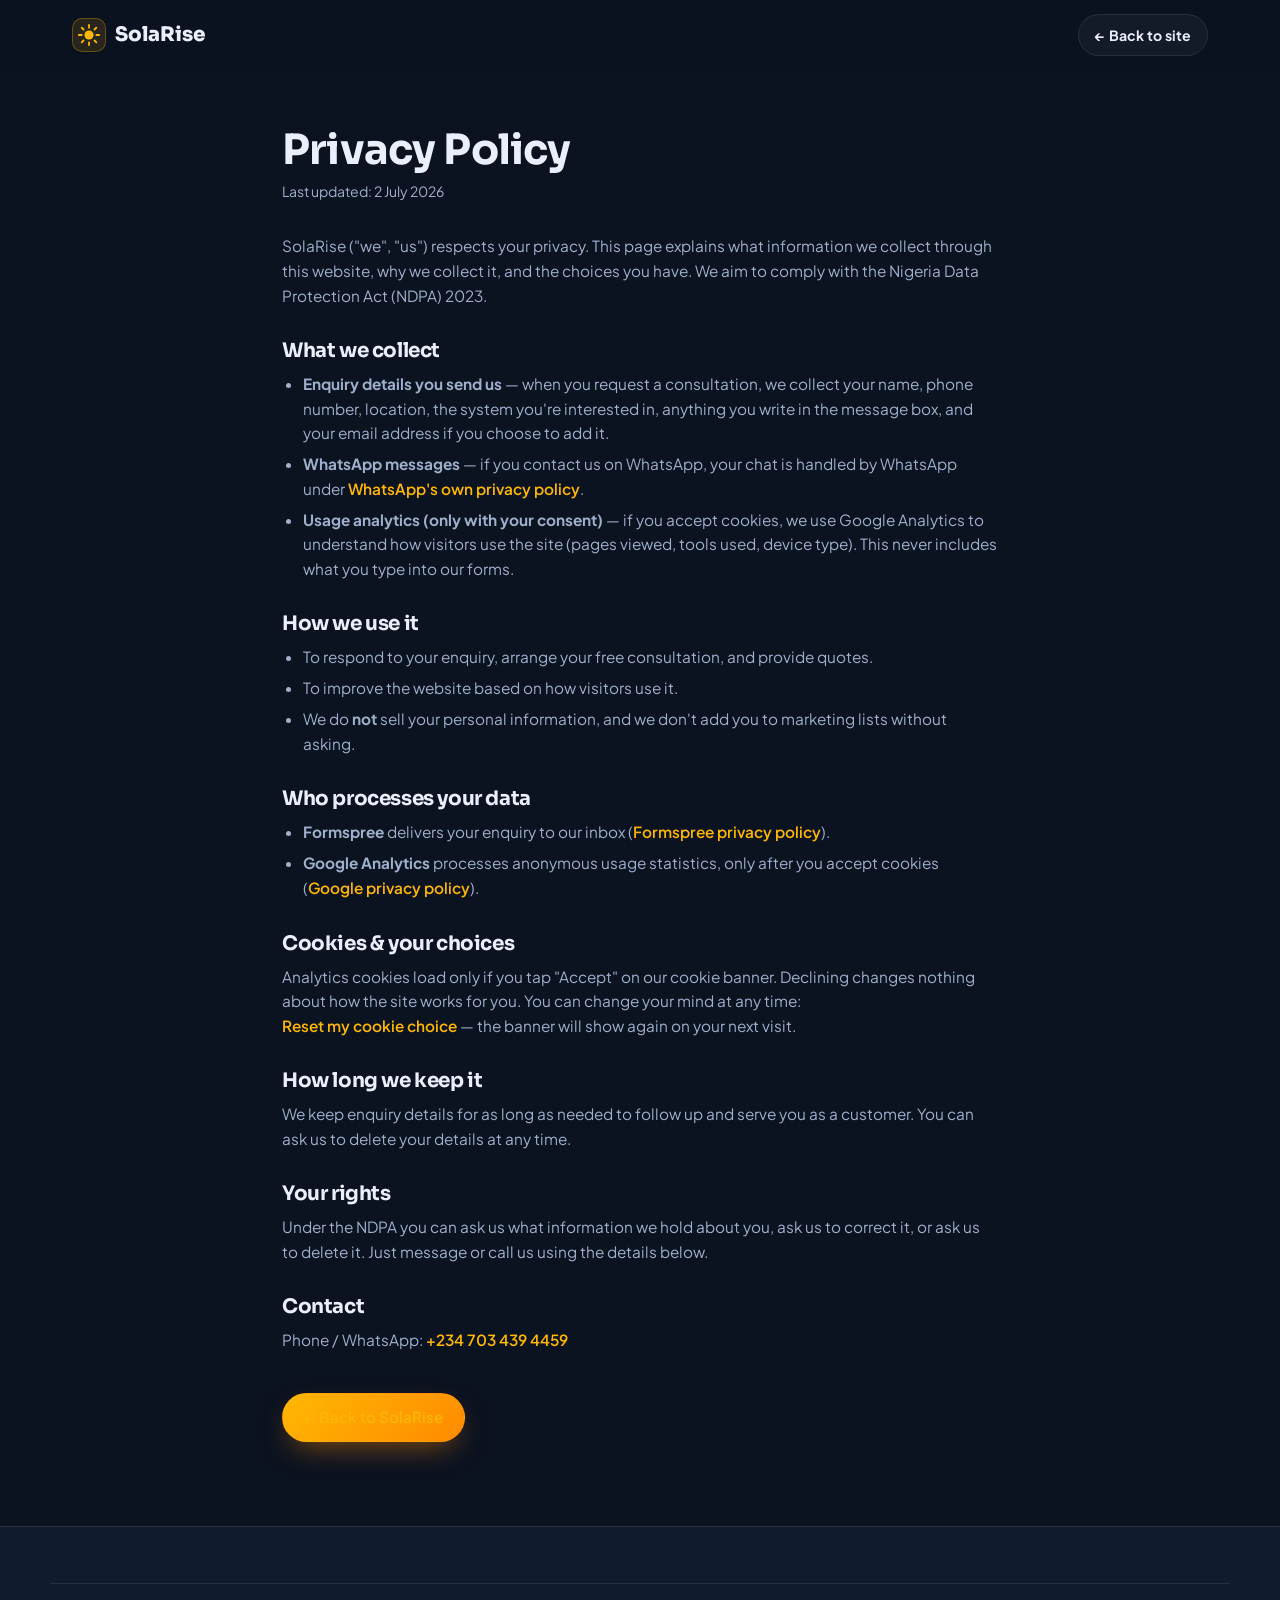
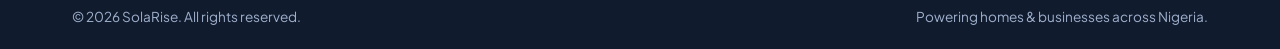
<file: privacy.html>
<!DOCTYPE html>
<html lang="en">
<head>
  <meta charset="UTF-8" />
  <meta name="viewport" content="width=device-width, initial-scale=1.0, viewport-fit=cover" />
  <title>Privacy Policy — SolaRise</title>
  <meta name="description" content="How SolaRise collects, uses, and protects your personal information." />
  <meta name="robots" content="index, follow" />
  <meta name="theme-color" content="#0b1220" />
  <link rel="canonical" href="https://solarisee.netlify.app/privacy.html" />
  <link rel="icon" href="assets/favicon.svg" type="image/svg+xml" />
  <link rel="preconnect" href="https://fonts.googleapis.com" />
  <link rel="preconnect" href="https://fonts.gstatic.com" crossorigin />
  <link href="https://fonts.googleapis.com/css2?family=Plus+Jakarta+Sans:wght@400;600;700;800&family=Sora:wght@700;800&display=swap" rel="stylesheet" />
  <link rel="stylesheet" href="assets/styles.css" />
</head>
<body>
  <header class="nav">
    <div class="container nav__inner">
      <a href="index.html" class="brand">
        <span class="brand__mark" aria-hidden="true">
          <svg viewBox="0 0 24 24" width="22" height="22" fill="none"><circle cx="12" cy="12" r="5" fill="#ffb703"/><g stroke="#ffb703" stroke-width="2" stroke-linecap="round"><path d="M12 1v3M12 20v3M1 12h3M20 12h3M4 4l2 2M18 18l2 2M20 4l-2 2M6 18l-2 2"/></g></svg>
        </span>
        SolaRise
      </a>
      <a href="index.html" class="btn btn--sm btn--ghost">← Back to site</a>
    </div>
  </header>

  <main class="legal">
    <h1>Privacy Policy</h1>
    <p class="updated">Last updated: 2 July 2026</p>

    <p>SolaRise ("we", "us") respects your privacy. This page explains what information we collect through this website, why we collect it, and the choices you have. We aim to comply with the Nigeria Data Protection Act (NDPA) 2023.</p>

    <h2>What we collect</h2>
    <ul>
      <li><b>Enquiry details you send us</b> — when you request a consultation, we collect your name, phone number, location, the system you're interested in, anything you write in the message box, and your email address if you choose to add it.</li>
      <li><b>WhatsApp messages</b> — if you contact us on WhatsApp, your chat is handled by WhatsApp under <a href="https://www.whatsapp.com/legal/privacy-policy" target="_blank" rel="noopener">WhatsApp's own privacy policy</a>.</li>
      <li><b>Usage analytics (only with your consent)</b> — if you accept cookies, we use Google Analytics to understand how visitors use the site (pages viewed, tools used, device type). This never includes what you type into our forms.</li>
    </ul>

    <h2>How we use it</h2>
    <ul>
      <li>To respond to your enquiry, arrange your free consultation, and provide quotes.</li>
      <li>To improve the website based on how visitors use it.</li>
      <li>We do <b>not</b> sell your personal information, and we don't add you to marketing lists without asking.</li>
    </ul>

    <h2>Who processes your data</h2>
    <ul>
      <li><b>Formspree</b> delivers your enquiry to our inbox (<a href="https://formspree.io/legal/privacy-policy/" target="_blank" rel="noopener">Formspree privacy policy</a>).</li>
      <li><b>Google Analytics</b> processes anonymous usage statistics, only after you accept cookies (<a href="https://policies.google.com/privacy" target="_blank" rel="noopener">Google privacy policy</a>).</li>
    </ul>

    <h2>Cookies &amp; your choices</h2>
    <p>Analytics cookies load only if you tap "Accept" on our cookie banner. Declining changes nothing about how the site works for you. You can change your mind at any time:</p>
    <p><a href="#" id="resetConsent">Reset my cookie choice</a> — the banner will show again on your next visit.</p>

    <h2>How long we keep it</h2>
    <p>We keep enquiry details for as long as needed to follow up and serve you as a customer. You can ask us to delete your details at any time.</p>

    <h2>Your rights</h2>
    <p>Under the NDPA you can ask us what information we hold about you, ask us to correct it, or ask us to delete it. Just message or call us using the details below.</p>

    <h2>Contact</h2>
    <p>Phone / WhatsApp: <a href="tel:+2347034394459">+234 703 439 4459</a></p>

    <a class="back btn btn--primary" href="index.html">← Back to SolaRise</a>
  </main>

  <footer class="footer">
    <div class="container footer__bottom"><span>© <span id="year"></span> SolaRise. All rights reserved.</span><span class="muted">Powering homes &amp; businesses across Nigeria.</span></div>
  </footer>

  <script>
    document.getElementById("year").textContent = new Date().getFullYear();
    document.getElementById("resetConsent").addEventListener("click", (e) => {
      e.preventDefault();
      localStorage.removeItem("solarise_consent");
      e.target.textContent = "Done — you'll be asked again next time you visit the site.";
    });
  </script>
</body>
</html>
</file>
<file: assets/styles.css>
/* ============ TOKENS ============ */
:root {
  --navy: #0b1220;
  --navy-2: #111b2e;
  --card: #16223a;
  --ink: #eaf0fb;
  --muted: #9fb0cc;
  --line: rgba(255,255,255,.09);
  --amber: #ffb703;
  --amber-2: #ff8a00;
  --green: #2dd4a7;
  --green-deep: #0f9d76;
  --radius: 18px;
  --radius-sm: 12px;
  --shadow: 0 20px 50px -20px rgba(0,0,0,.6);
  --maxw: 1180px;
  --grad-warm: linear-gradient(135deg, var(--amber) 0%, var(--amber-2) 100%);
  --grad-cool: linear-gradient(135deg, var(--green) 0%, var(--green-deep) 100%);
  --font: "Plus Jakarta Sans", system-ui, -apple-system, sans-serif;
  --display: "Sora", var(--font);
}

* { box-sizing: border-box; margin: 0; padding: 0; }
html { scroll-behavior: smooth; }
body {
  font-family: var(--font);
  background: var(--navy);
  color: var(--ink);
  line-height: 1.6;
  -webkit-font-smoothing: antialiased;
  overflow-x: hidden;
}
a { color: inherit; text-decoration: none; }
img { max-width: 100%; display: block; }
.container { width: 100%; max-width: var(--maxw); margin: 0 auto; padding: 0 22px; }
.muted { color: var(--muted); }
.small { font-size: .82rem; }
.grad { background: var(--grad-warm); -webkit-background-clip: text; background-clip: text; color: transparent; }
.glass { background: rgba(22,34,58,.7); border: 1px solid var(--line); backdrop-filter: blur(14px); }

h1, h2, h3, h4 { font-family: var(--display); line-height: 1.12; letter-spacing: -.02em; }

/* ============ BUTTONS ============ */
.btn {
  display: inline-flex; align-items: center; justify-content: center; gap: .5rem;
  font-weight: 700; font-family: var(--font); cursor: pointer;
  border: 1px solid transparent; border-radius: 999px;
  padding: .7rem 1.3rem; font-size: .95rem; transition: transform .15s ease, box-shadow .2s ease, background .2s ease;
}
.btn:hover { transform: translateY(-2px); }
.btn--primary { background: var(--grad-warm); color: #1a1200; box-shadow: 0 12px 30px -10px rgba(255,138,0,.55); }
.btn--ghost { background: rgba(255,255,255,.04); color: var(--ink); border-color: var(--line); }
.btn--ghost:hover { background: rgba(255,255,255,.08); }
.btn--lg { padding: .95rem 1.7rem; font-size: 1.02rem; }
.btn--sm { padding: .55rem 1rem; font-size: .88rem; }
.btn--block { width: 100%; }

/* ============ NAV ============ */
.nav { position: sticky; top: 0; z-index: 50; background: rgba(11,18,32,.72); backdrop-filter: blur(14px); border-bottom: 1px solid transparent; transition: border-color .3s, background .3s; }
.nav.scrolled { border-color: var(--line); background: rgba(11,18,32,.92); }
.nav__inner { display: flex; align-items: center; justify-content: space-between; height: 70px; }
.brand { display: flex; align-items: center; gap: .55rem; font-family: var(--display); font-weight: 800; font-size: 1.25rem; }
.brand__mark { display: grid; place-items: center; width: 34px; height: 34px; border-radius: 10px; background: rgba(255,183,3,.12); border: 1px solid rgba(255,183,3,.3); }
.nav__links { display: flex; align-items: center; gap: 1.6rem; }
.nav__links a { font-weight: 600; font-size: .94rem; color: var(--muted); transition: color .2s; }
.nav__links a:hover { color: var(--ink); }
.nav__links a.btn { color: #1a1200; }
.nav__toggle { display: none; flex-direction: column; gap: 5px; background: none; border: 0; cursor: pointer; padding: 8px; }
.nav__toggle span { width: 24px; height: 2px; background: var(--ink); border-radius: 2px; transition: .25s; }
.nav__toggle.open span:nth-child(1) { transform: translateY(7px) rotate(45deg); }
.nav__toggle.open span:nth-child(2) { opacity: 0; }
.nav__toggle.open span:nth-child(3) { transform: translateY(-7px) rotate(-45deg); }

/* ============ HERO ============ */
.hero { position: relative; padding: 70px 0 0; overflow: hidden; }
.hero__bg { position: absolute; inset: 0; z-index: 0;
  background:
    radial-gradient(60% 50% at 80% 0%, rgba(255,138,0,.20), transparent 60%),
    radial-gradient(50% 50% at 0% 30%, rgba(45,212,167,.14), transparent 60%),
    var(--navy);
}
.hero__bg::after { content: ""; position: absolute; inset: 0; background-image: linear-gradient(var(--line) 1px, transparent 1px), linear-gradient(90deg, var(--line) 1px, transparent 1px); background-size: 44px 44px; mask: radial-gradient(70% 60% at 50% 30%, #000, transparent 75%); opacity: .5; }
.hero__inner { position: relative; z-index: 1; display: grid; grid-template-columns: 1.15fr .85fr; gap: 48px; align-items: center; padding-bottom: 56px; }
.pill { display: inline-block; padding: .45rem 1rem; border-radius: 999px; background: rgba(255,183,3,.1); border: 1px solid rgba(255,183,3,.28); color: #ffd87a; font-weight: 600; font-size: .85rem; margin-bottom: 1.1rem; }
.hero h1 { font-size: clamp(2.3rem, 5.2vw, 4rem); font-weight: 800; }
.lede { font-size: 1.12rem; color: var(--muted); margin: 1.1rem 0 1.8rem; max-width: 33ch; }
.hero__cta { display: flex; gap: .8rem; flex-wrap: wrap; }
.hero__trust { display: flex; gap: 2rem; margin-top: 2.4rem; flex-wrap: wrap; }
.hero__trust strong { display: block; font-family: var(--display); font-size: 1.7rem; color: var(--amber); }
.hero__trust span { font-size: .85rem; color: var(--muted); }

.hero__card { border-radius: var(--radius); padding: 26px; box-shadow: var(--shadow); }
.hero__card h3 { font-size: 1.3rem; }
.hero__card > p { margin: .3rem 0 1.1rem; }
.backup { display: grid; gap: .55rem; margin-bottom: 1.3rem; }
.backup__row { display: flex; justify-content: space-between; align-items: center; padding: .7rem .9rem; border-radius: var(--radius-sm); background: rgba(255,255,255,.03); border: 1px solid var(--line); font-size: .92rem; }
.backup__row .ok { color: var(--green); font-weight: 700; font-size: .85rem; }

.marquee { position: relative; z-index: 1; overflow: hidden; border-top: 1px solid var(--line); border-bottom: 1px solid var(--line); padding: 14px 0; background: rgba(0,0,0,.2); }
.marquee__track { display: flex; gap: 1.8rem; white-space: nowrap; width: max-content; animation: scroll 26s linear infinite; }
.marquee__track span { font-family: var(--display); font-weight: 700; color: var(--muted); opacity: .65; letter-spacing: .03em; }
@keyframes scroll { to { transform: translateX(-50%); } }

/* ============ SECTIONS ============ */
.section { padding: 84px 0; }
.section__head { text-align: center; max-width: 620px; margin: 0 auto 48px; }
.eyebrow { color: var(--amber); font-weight: 700; font-size: .8rem; letter-spacing: .14em; text-transform: uppercase; }
.section__head h2 { font-size: clamp(1.8rem, 3.6vw, 2.7rem); margin: .6rem 0 .8rem; }
.section__head h2 em { font-style: normal; background: var(--grad-warm); -webkit-background-clip: text; background-clip: text; color: transparent; }
.section__head p { color: var(--muted); }

/* ============ VALUE ============ */
.grid-4 { display: grid; grid-template-columns: repeat(4, 1fr); gap: 18px; }
.vcard { background: var(--card); border: 1px solid var(--line); border-radius: var(--radius); padding: 26px; transition: transform .2s, border-color .2s; }
.vcard:hover { transform: translateY(-4px); border-color: rgba(255,183,3,.35); }
.vcard__ic { font-size: 1.9rem; margin-bottom: .7rem; }
.vcard h3 { font-size: 1.15rem; margin-bottom: .4rem; }
.vcard p { color: var(--muted); font-size: .94rem; }

/* ============ MULTI-BRAND WEDGE ============ */
.wedge__inner { display: grid; grid-template-columns: 1.1fr .9fr; gap: 40px; align-items: center; }
.wedge__copy h2 { font-size: clamp(1.7rem, 3.4vw, 2.5rem); margin: .6rem 0 1rem; }
.wedge__copy h2 em { font-style: normal; background: var(--grad-warm); -webkit-background-clip: text; background-clip: text; color: transparent; }
.wedge__copy > p { color: var(--muted); margin-bottom: 1.4rem; }
.wedge__points { list-style: none; display: grid; gap: .75rem; margin-bottom: 1.6rem; }
.wedge__points li { position: relative; padding-left: 1.8rem; color: #cdd8ec; }
.wedge__points li::before { content: "✓"; position: absolute; left: 0; top: 0; color: var(--green); font-weight: 800; }
.wedge__points b { color: var(--ink); }
.wedge__brands { border-radius: var(--radius); padding: 30px; box-shadow: var(--shadow); }
.wedge__brands-label { font-size: .78rem; letter-spacing: .12em; text-transform: uppercase; color: var(--muted); font-weight: 700; margin-bottom: 1rem; }
.brand-chips { display: flex; flex-wrap: wrap; gap: .6rem; margin-bottom: 1.2rem; }
.chip { display: inline-flex; align-items: center; padding: .5rem 1rem; border-radius: 999px; background: rgba(255,255,255,.04); border: 1px solid var(--line); font-family: var(--display); font-weight: 700; font-size: .92rem; transition: border-color .2s, background .2s; }
.chip:hover { border-color: rgba(255,183,3,.45); background: rgba(255,183,3,.08); }
.wedge__brands-note { color: var(--muted); font-size: .9rem; }

/* ============ BRAND MATCHER ============ */
.matcher__grid { display: grid; grid-template-columns: 1fr 1fr; gap: 24px; align-items: start; }
.matcher__form, .matcher__result { border-radius: var(--radius); padding: 28px; box-shadow: var(--shadow); }
.mq { margin-bottom: 1.5rem; }
.mq:last-child { margin-bottom: 0; }
.mq__label { display: flex; align-items: center; gap: .6rem; font-weight: 700; font-family: var(--display); margin-bottom: .8rem; font-size: 1rem; }
.mq__label span { display: grid; place-items: center; width: 26px; height: 26px; border-radius: 8px; background: rgba(255,183,3,.14); border: 1px solid rgba(255,183,3,.3); color: var(--amber); font-size: .85rem; }
.mq__opts { display: flex; flex-wrap: wrap; gap: .5rem; }
.mq__opts button { width: auto; flex: 1 1 auto; padding: .65rem .9rem; border-radius: var(--radius-sm); border: 1px solid var(--line); background: rgba(255,255,255,.03); color: var(--muted); font-family: var(--font); font-weight: 600; font-size: .88rem; cursor: pointer; transition: all .18s ease; }
.mq__opts button:hover { color: var(--ink); border-color: rgba(255,183,3,.4); }
.mq__opts button.is-active { background: var(--grad-warm); color: #1a1200; border-color: transparent; box-shadow: 0 8px 20px -8px rgba(255,138,0,.5); }

.matcher__result { background: linear-gradient(160deg, rgba(255,138,0,.08), rgba(22,34,58,.85)); }
.matcher__result h3 { font-size: 1.7rem; margin-top: .2rem; }
.match__meter { height: 10px; background: rgba(255,255,255,.08); border-radius: 999px; overflow: hidden; margin: 1.1rem 0 .4rem; }
.match__fill { height: 100%; width: 70%; background: var(--grad-warm); border-radius: 999px; transition: width .5s ease; }
.match__why-h { font-weight: 700; font-family: var(--display); margin: 1.1rem 0 .6rem; }
.match__why { list-style: none; display: grid; gap: .5rem; margin-bottom: 1.1rem; }
.match__why li { position: relative; padding-left: 1.6rem; font-size: .92rem; color: #cdd8ec; }
.match__why li::before { content: "✓"; position: absolute; left: 0; color: var(--green); font-weight: 800; }
.match__trade, .match__runner { font-size: .9rem; padding: .8rem 1rem; border-radius: var(--radius-sm); background: rgba(255,255,255,.03); border: 1px solid var(--line); margin-bottom: .7rem; }
.match__trade b, .match__runner b { color: var(--ink); }
.matcher__result .btn { margin-top: .6rem; }
.match__disc { margin-top: .8rem; text-align: center; }

/* ============ CALCULATOR ============ */
.calc__grid { display: grid; grid-template-columns: 1fr 1fr; gap: 24px; align-items: start; }
.calc__form, .calc__result { border-radius: var(--radius); padding: 28px; box-shadow: var(--shadow); }
.field { margin-bottom: 1.2rem; }
.field label { display: block; font-weight: 600; font-size: .9rem; margin-bottom: .5rem; }
.input-money { display: flex; align-items: center; border: 1px solid var(--line); border-radius: var(--radius-sm); background: rgba(255,255,255,.03); overflow: hidden; }
.input-money span { padding: 0 .9rem; color: var(--muted); font-weight: 700; border-right: 1px solid var(--line); align-self: stretch; display: flex; align-items: center; }
input, select, textarea { width: 100%; background: rgba(255,255,255,.03); border: 1px solid var(--line); border-radius: var(--radius-sm); color: var(--ink); padding: .8rem .9rem; font-family: var(--font); font-size: 1rem; transition: border-color .2s, box-shadow .2s; }
.input-money input { border: 0; border-radius: 0; background: transparent; }
input:focus, select:focus, textarea:focus { outline: none; border-color: var(--amber); box-shadow: 0 0 0 3px rgba(255,183,3,.15); }
select { appearance: none; background-image: url("data:image/svg+xml,%3Csvg xmlns='http://www.w3.org/2000/svg' width='14' height='14' viewBox='0 0 24 24' fill='none' stroke='%239fb0cc' stroke-width='3'%3E%3Cpath d='M6 9l6 6 6-6'/%3E%3C/svg%3E"); background-repeat: no-repeat; background-position: right 1rem center; }
input[type="range"] { -webkit-appearance: none; appearance: none; height: 6px; padding: 0; background: rgba(255,255,255,.1); border: 0; border-radius: 999px; }
input[type="range"]::-webkit-slider-thumb { -webkit-appearance: none; width: 22px; height: 22px; border-radius: 50%; background: var(--grad-warm); cursor: pointer; box-shadow: 0 4px 10px rgba(0,0,0,.4); }
input[type="range"]::-moz-range-thumb { width: 22px; height: 22px; border: 0; border-radius: 50%; background: var(--amber); cursor: pointer; }
.range-labels { display: flex; justify-content: space-between; font-size: .76rem; color: var(--muted); margin-top: .5rem; }
.calc__note { font-size: .82rem; color: var(--muted); margin-top: .4rem; }

.calc__result { background: linear-gradient(160deg, rgba(45,212,167,.08), rgba(22,34,58,.85)); position: relative; }
.result__pill { display: inline-block; font-size: .76rem; font-weight: 700; letter-spacing: .1em; text-transform: uppercase; color: var(--green); background: rgba(45,212,167,.12); border: 1px solid rgba(45,212,167,.3); padding: .35rem .8rem; border-radius: 999px; margin-bottom: .8rem; }
.calc__result h3 { font-size: 1.6rem; }
.result__big { display: grid; grid-template-columns: 1fr 1fr; gap: 14px; margin: 1.4rem 0; }
.result__big .label { display: block; font-size: .82rem; color: var(--muted); margin-bottom: .2rem; }
.result__big strong { font-family: var(--display); font-size: 1.7rem; }
.result__big .save { color: var(--green); }
.result__rows { display: grid; gap: .6rem; padding: 1rem 0; border-top: 1px solid var(--line); border-bottom: 1px solid var(--line); margin-bottom: 1.1rem; }
.result__rows div { display: flex; justify-content: space-between; font-size: .92rem; }
.result__rows span { color: var(--muted); }
.result__bar { height: 10px; background: rgba(255,255,255,.08); border-radius: 999px; overflow: hidden; margin-top: .4rem; }
.result__fill { height: 100%; width: 40%; background: var(--grad-warm); border-radius: 999px; transition: width .6s ease; }
.calc__result .btn { margin-top: 1.3rem; }

/* ============ SYSTEMS ============ */
.plans { display: grid; grid-template-columns: repeat(3, 1fr); gap: 22px; align-items: stretch; }
.plan { position: relative; background: var(--card); border: 1px solid var(--line); border-radius: var(--radius); padding: 30px 26px; display: flex; flex-direction: column; transition: transform .2s; }
.plan:hover { transform: translateY(-5px); }
.plan--featured { border-color: rgba(255,183,3,.5); background: linear-gradient(170deg, rgba(255,138,0,.12), var(--card)); box-shadow: var(--shadow); }
.plan__tag { position: absolute; top: -13px; left: 50%; transform: translateX(-50%); background: var(--grad-warm); color: #1a1200; font-weight: 700; font-size: .78rem; padding: .35rem .9rem; border-radius: 999px; }
.plan h3 { font-size: 1.5rem; }
.plan__for { color: var(--muted); font-size: .9rem; margin-bottom: 1rem; }
.plan__price { font-family: var(--display); font-size: 2.2rem; font-weight: 800; margin-bottom: 1.2rem; }
.plan__price span { font-size: .9rem; font-weight: 600; color: var(--muted); }
.plan ul { list-style: none; display: grid; gap: .65rem; margin-bottom: 1.6rem; flex: 1; }
.plan li { position: relative; padding-left: 1.6rem; font-size: .94rem; color: #cdd8ec; }
.plan li::before { content: "✓"; position: absolute; left: 0; color: var(--green); font-weight: 800; }
.systems__finance { text-align: center; margin-top: 2rem; color: var(--muted); }
.systems__finance a { color: var(--amber); font-weight: 700; }

/* ============ FINANCING ============ */
.fin__grid { display: grid; grid-template-columns: 1fr 1fr; gap: 24px; align-items: start; }
.fin__form, .fin__result { border-radius: var(--radius); padding: 28px; box-shadow: var(--shadow); }
.fin__result { background: linear-gradient(160deg, rgba(45,212,167,.08), rgba(22,34,58,.85)); }
.fin__big { margin-bottom: 1.4rem; }
.fin__big .label { display: block; font-size: .85rem; color: var(--muted); margin-bottom: .2rem; }
.fin__big strong { font-family: var(--display); font-size: 2.4rem; display: block; line-height: 1.1; }
.fin__big .muted { font-size: .9rem; }
.fin__compare { margin: 1.1rem 0; padding: .9rem 1.1rem; border-radius: var(--radius-sm); background: rgba(45,212,167,.1); border: 1px solid rgba(45,212,167,.28); color: #b8f0e0; font-size: .9rem; }

/* ============ FOR BUSINESS ============ */
.business { position: relative; background: linear-gradient(180deg, rgba(45,212,167,.06), transparent 70%); }
.business::before { content: ""; position: absolute; inset: 0; background: radial-gradient(50% 60% at 15% 0%, rgba(45,212,167,.12), transparent 60%); pointer-events: none; }
.business .container { position: relative; }
.eyebrow--teal { color: var(--green); }
.btn--teal { background: var(--grad-cool); color: #04241a; box-shadow: 0 12px 30px -10px rgba(45,212,167,.5); }
.business__inner { display: grid; grid-template-columns: 1fr 1.1fr; gap: 44px; align-items: center; }
.business__copy h2 { font-size: clamp(1.8rem, 3.6vw, 2.6rem); margin: .6rem 0 1rem; }
.business__copy h2 em { font-style: normal; background: var(--grad-cool); -webkit-background-clip: text; background-clip: text; color: transparent; }
.business__copy > p { color: var(--muted); margin-bottom: 1.6rem; }
.business__cards { display: grid; grid-template-columns: 1fr 1fr; gap: 16px; }
.bizcard { background: var(--card); border: 1px solid var(--line); border-radius: var(--radius); padding: 22px; transition: transform .2s, border-color .2s; }
.bizcard:hover { transform: translateY(-4px); border-color: rgba(45,212,167,.4); }
.bizcard__ic { font-size: 1.7rem; margin-bottom: .5rem; }
.bizcard h3 { font-size: 1.08rem; margin-bottom: .35rem; }
.bizcard p { color: var(--muted); font-size: .9rem; }
.business__types { display: flex; align-items: center; gap: 1rem; flex-wrap: wrap; margin-top: 2.4rem; padding-top: 2rem; border-top: 1px solid var(--line); }
.business__types-label { font-family: var(--display); font-weight: 700; color: var(--muted); font-size: .9rem; white-space: nowrap; }
.business__types .brand-chips { margin: 0; }
.business__types .chip:hover { border-color: rgba(45,212,167,.45); background: rgba(45,212,167,.08); }

/* ============ HOW ============ */
.steps { display: grid; grid-template-columns: repeat(4, 1fr); gap: 18px; }
.step { background: var(--card); border: 1px solid var(--line); border-radius: var(--radius); padding: 26px; }
.step__n { display: grid; place-items: center; width: 44px; height: 44px; border-radius: 12px; background: var(--grad-warm); color: #1a1200; font-family: var(--display); font-weight: 800; font-size: 1.2rem; margin-bottom: 1rem; }
.step h3 { font-size: 1.12rem; margin-bottom: .4rem; }
.step p { color: var(--muted); font-size: .92rem; }

/* ============ PROJECTS ============ */
.proj-grid { display: grid; grid-template-columns: repeat(4, 1fr); gap: 18px; }
.proj { border-radius: var(--radius); overflow: hidden; background: var(--card); border: 1px solid var(--line); }
.proj__img { height: 200px; position: relative; background: linear-gradient(135deg, #1e3a5f, #0f9d76); }
.proj__img--2 { background: linear-gradient(135deg, #3a2a5f, #ff8a00); }
.proj__img--3 { background: linear-gradient(135deg, #5f1e3a, #ffb703); }
.proj__img--4 { background: linear-gradient(135deg, #1e5f4a, #2dd4a7); }
.proj__img::after { content: attr(data-label); position: absolute; bottom: 10px; left: 10px; background: rgba(0,0,0,.5); padding: .3rem .7rem; border-radius: 999px; font-size: .78rem; font-weight: 600; }
.proj figcaption { padding: 16px; }
.proj figcaption b { display: block; }
.proj figcaption span { color: var(--muted); font-size: .85rem; }

/* ============ TESTIMONIALS ============ */
.testi__grid { display: grid; grid-template-columns: repeat(3, 1fr); gap: 20px; }
.testi blockquote { background: var(--card); border: 1px solid var(--line); border-radius: var(--radius); padding: 26px; }
.testi p { font-size: 1.04rem; }
.testi footer { margin-top: 1rem; color: var(--amber); font-weight: 700; font-size: .9rem; }

/* ============ QUOTE ============ */
.quote { background: linear-gradient(180deg, transparent, rgba(45,212,167,.05)); }
.quote__inner { display: grid; grid-template-columns: .9fr 1.1fr; gap: 40px; align-items: start; }
.quote__copy h2 { font-size: clamp(1.8rem, 3.4vw, 2.6rem); margin: .6rem 0 .8rem; }
.quote__copy p { color: var(--muted); margin-bottom: 1.6rem; }
.wa { display: inline-flex; align-items: center; gap: .6rem; background: #25d366; color: #07331a; font-weight: 700; padding: .85rem 1.4rem; border-radius: 999px; transition: transform .15s; }
.wa:hover { transform: translateY(-2px); }
.quote__form { border-radius: var(--radius); padding: 30px; box-shadow: var(--shadow); }
.hp { position: absolute; left: -9999px; width: 1px; height: 1px; overflow: hidden; }
.form__status { margin-top: 1rem; font-weight: 600; min-height: 1.2em; }
.form__status.ok { color: var(--green); }
.form__status.err { color: #ff7a7a; }

/* ============ FAQ ============ */
.acc { max-width: 760px; margin: 0 auto; display: grid; gap: 12px; }
.acc details { background: var(--card); border: 1px solid var(--line); border-radius: var(--radius-sm); padding: 4px 20px; }
.acc summary { cursor: pointer; font-weight: 700; padding: 16px 0; list-style: none; display: flex; justify-content: space-between; align-items: center; font-family: var(--display); }
.acc summary::-webkit-details-marker { display: none; }
.acc summary::after { content: "+"; font-size: 1.5rem; color: var(--amber); transition: transform .2s; }
.acc details[open] summary::after { transform: rotate(45deg); }
.acc p { padding: 0 0 18px; color: var(--muted); }

/* ============ CTA BANNER ============ */
.cta-banner { padding: 70px 0; }
.cta-banner__inner { background: var(--grad-warm); border-radius: 26px; padding: 56px 40px; text-align: center; color: #1a1200; }
.cta-banner h2 { font-size: clamp(1.7rem, 3.4vw, 2.6rem); }
.cta-banner p { margin: .6rem 0 1.6rem; font-weight: 600; opacity: .85; }
.cta-banner .btn--primary { background: #1a1200; color: var(--amber); box-shadow: 0 12px 30px -10px rgba(0,0,0,.5); }

/* ============ FOOTER ============ */
.footer { border-top: 1px solid var(--line); padding-top: 56px; background: var(--navy-2); }
.footer__grid { display: grid; grid-template-columns: 1.6fr 1fr 1fr 1fr; gap: 30px; padding-bottom: 40px; }
.brand--footer { margin-bottom: .9rem; }
.footer h4 { font-size: .85rem; letter-spacing: .1em; text-transform: uppercase; color: var(--muted); margin-bottom: 1rem; }
.footer__grid a { display: block; color: var(--muted); margin-bottom: .6rem; font-size: .94rem; transition: color .2s; }
.footer__grid a:hover { color: var(--ink); }
.footer__bottom { display: flex; justify-content: space-between; align-items: center; padding: 22px; border-top: 1px solid var(--line); font-size: .85rem; color: var(--muted); flex-wrap: wrap; gap: 10px; }

/* ============ COOKIE CONSENT ============ */
.consent { position: fixed; bottom: calc(22px + env(safe-area-inset-bottom)); left: 22px; z-index: 70; max-width: 350px; background: rgba(22,34,58,.97); border: 1px solid var(--line); border-radius: var(--radius); padding: 18px 20px; box-shadow: var(--shadow); backdrop-filter: blur(14px); animation: consentIn .4s ease; }
@keyframes consentIn { from { opacity: 0; transform: translateY(12px); } to { opacity: 1; transform: none; } }
.consent p { font-size: .85rem; color: var(--muted); margin-bottom: .9rem; line-height: 1.5; }
.consent a { color: var(--amber); font-weight: 600; text-decoration: underline; }
.consent__row { display: flex; gap: .6rem; }
.consent .btn { flex: 1; }

/* ============ WHATSAPP FLOAT ============ */
.wa-float { position: fixed; right: 22px; bottom: calc(22px + env(safe-area-inset-bottom)); z-index: 60; width: 58px; height: 58px; border-radius: 50%; background: #25d366; color: #07331a; display: grid; place-items: center; box-shadow: 0 10px 30px -6px rgba(37,211,102,.6); animation: pulse 2.4s infinite; transition: transform .2s; }
.wa-float:hover { transform: scale(1.08); }
@keyframes pulse { 0% { box-shadow: 0 0 0 0 rgba(37,211,102,.5);} 70% { box-shadow: 0 0 0 16px rgba(37,211,102,0);} 100% { box-shadow: 0 0 0 0 rgba(37,211,102,0);} }

/* ============ REVEAL ============ */
.reveal { opacity: 0; transform: translateY(24px); transition: opacity .6s ease, transform .6s ease; }
.reveal.in { opacity: 1; transform: none; }

/* ============ RESPONSIVE ============ */
@media (max-width: 960px) {
  .grid-4, .plans, .steps, .proj-grid, .testi__grid { grid-template-columns: repeat(2, 1fr); }
  .hero__inner, .calc__grid, .quote__inner, .wedge__inner, .matcher__grid, .fin__grid, .business__inner { grid-template-columns: 1fr; }
  .footer__grid { grid-template-columns: 1fr 1fr; }
  .hero__card { max-width: 460px; }
}
@media (max-width: 640px) {
  .section { padding: 60px 0; }
  .nav__links { position: fixed; inset: 70px 0 auto; flex-direction: column; background: rgba(11,18,32,.98); padding: 24px; gap: 1.1rem; border-bottom: 1px solid var(--line); transform: translateY(-120%); transition: transform .3s ease; }
  .nav__links.open { transform: none; }
  .nav__links a { font-size: 1.05rem; }
  .nav__links a.btn { align-self: flex-start; }
  .nav__toggle { display: flex; }
  .grid-4, .plans, .steps, .proj-grid, .testi__grid, .footer__grid, .business__cards { grid-template-columns: 1fr; }
  .result__big, .hero__trust { gap: 1.2rem; }
  .cta-banner__inner { padding: 40px 24px; }
  .consent { left: 12px; right: 12px; bottom: calc(90px + env(safe-area-inset-bottom)); max-width: none; }
}

/* ============ LEGAL PAGES ============ */
.legal { max-width: 760px; margin: 0 auto; padding: 56px 22px 84px; }
.legal h1 { font-size: clamp(1.9rem, 5vw, 2.6rem); margin-bottom: .4rem; }
.legal .updated { color: var(--muted); font-size: .88rem; margin-bottom: 2rem; }
.legal h2 { font-size: 1.25rem; margin: 2rem 0 .6rem; }
.legal p, .legal li { color: var(--muted); font-size: .96rem; }
.legal ul { padding-left: 1.3rem; display: grid; gap: .4rem; }
.legal a { color: var(--amber); font-weight: 600; }
.legal .back { display: inline-block; margin-top: 2.5rem; }

/* ============ REDUCED MOTION ============ */
@media (prefers-reduced-motion: reduce) {
  html { scroll-behavior: auto; }
  .marquee__track, .wa-float { animation: none; }
  .reveal { opacity: 1; transform: none; transition: none; }
  .btn, .vcard, .plan, .bizcard, .wa, .wa-float, .chip { transition: none; }
  .btn:hover, .vcard:hover, .plan:hover, .bizcard:hover, .wa:hover, .wa-float:hover { transform: none; }
  .match__fill, .result__fill { transition: none; }
}
</file>
